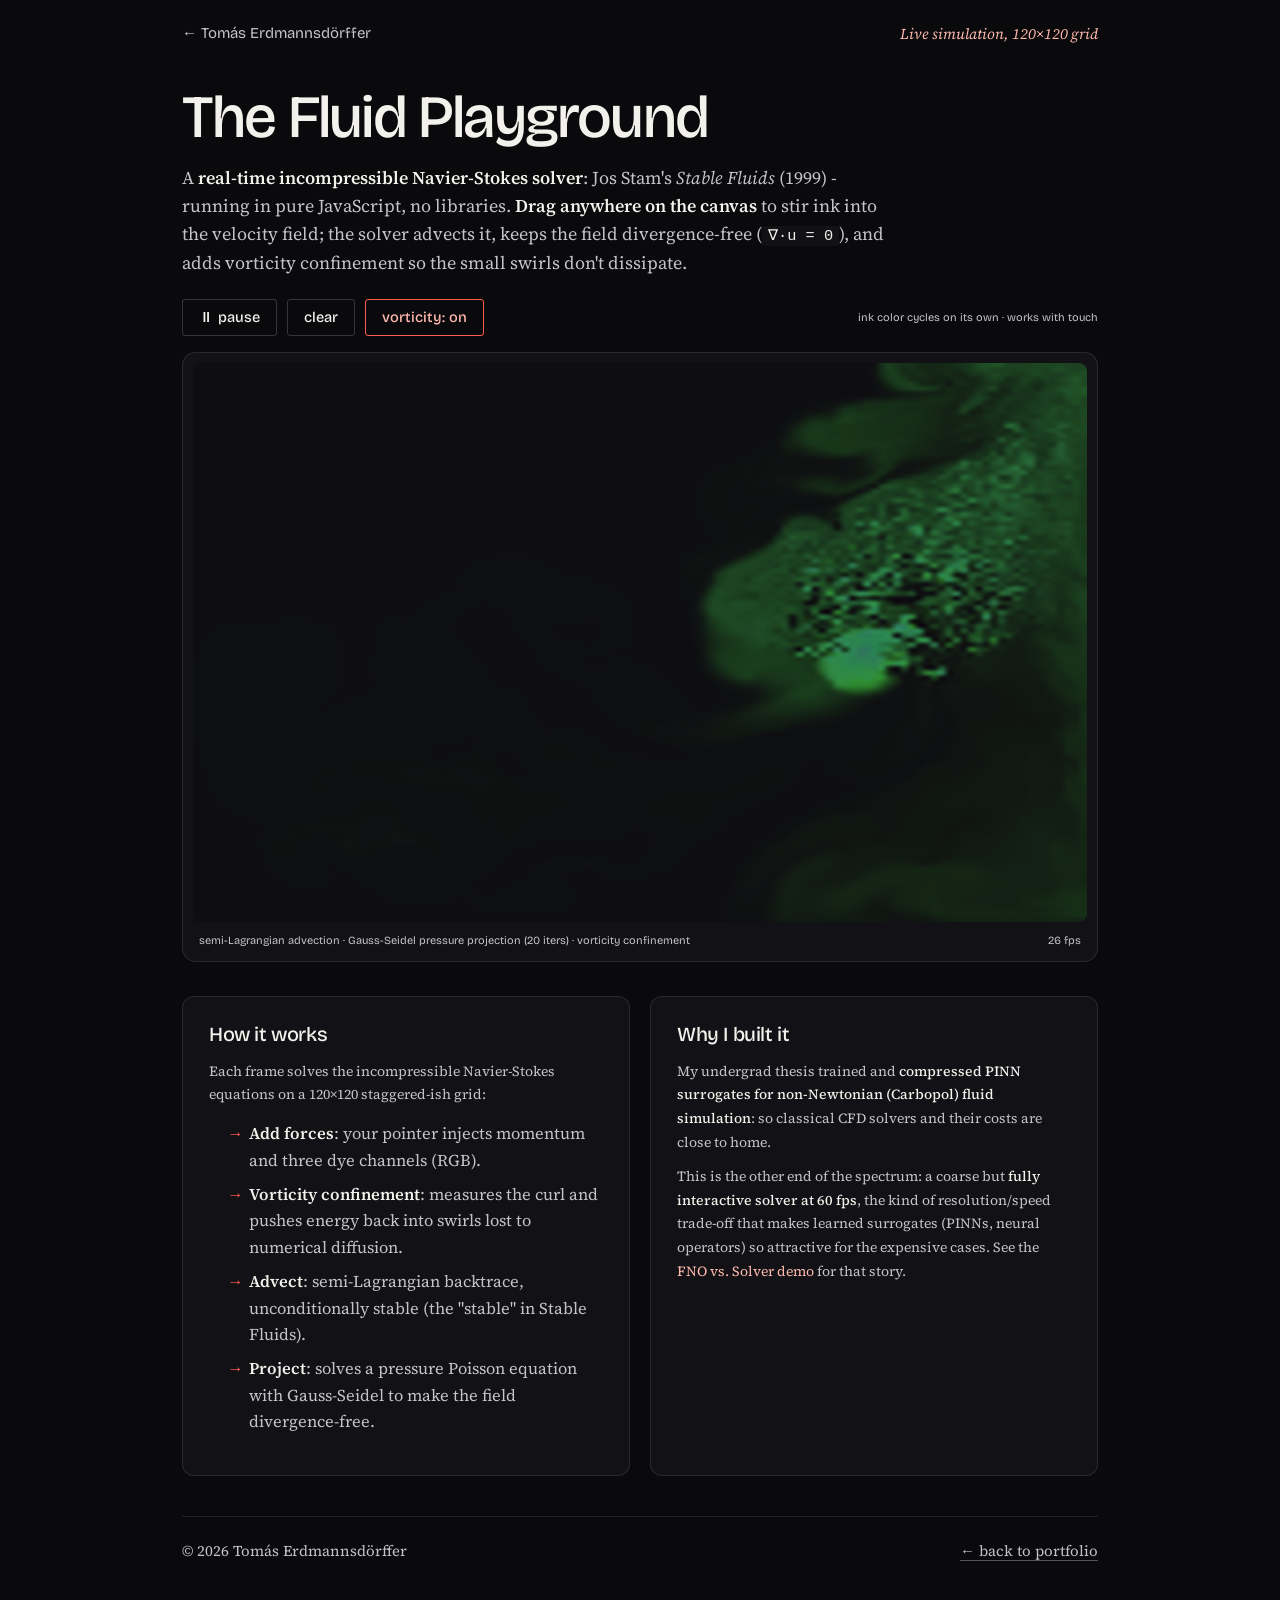
<file: projects/fluid-playground/index.html>
<!doctype html>
<html lang="en">
<head>
<meta charset="utf-8">
<meta name="viewport" content="width=device-width,initial-scale=1">
<title>Fluid Playground - Tomás Erdmannsdörffer</title>
<meta name="description" content="A real-time incompressible Navier-Stokes solver (Jos Stam's stable fluids) running in pure JavaScript. Drag to stir ink through the velocity field.">
<meta name="theme-color" content="#0a0a0c">
<link rel="icon" href="data:image/svg+xml,<svg xmlns=%22http://www.w3.org/2000/svg%22 viewBox=%220 0 32 32%22><rect width=%2232%22 height=%2232%22 rx=%227%22 fill=%22%230a0a0c%22/><circle cx=%2216%22 cy=%2216%22 r=%227%22 fill=%22none%22 stroke=%22%23ff5a4e%22 stroke-width=%223%22/></svg>">
<style>
/* view transition: the demo card on the main page morphs into this title */
@view-transition{navigation:auto}
h1{view-transition-name:demo-fluid}
::view-transition-group(*){animation-duration:.35s}
@media (prefers-reduced-motion: reduce){::view-transition-group(*),::view-transition-old(*),::view-transition-new(*){animation:none !important}}
</style>
<link rel="stylesheet" href="../../css/demo.css">
<style>
:root{--shell:980px}
.controls{display:flex;gap:10px;flex-wrap:wrap;align-items:center;margin-bottom:16px}
.hint{font-family:var(--mono);font-size:11px;letter-spacing:.04em;color:var(--muted);margin-left:auto}
.stage{background:var(--surface);border:1px solid var(--line);border-radius:14px;padding:10px;margin-bottom:34px}
#fluid{display:block;width:100%;height:auto;aspect-ratio:16/10;border-radius:8px;background:var(--bg-2);cursor:crosshair;touch-action:none}
.stage .foot{display:flex;justify-content:space-between;align-items:center;gap:10px;flex-wrap:wrap;padding:10px 6px 2px;font-family:var(--mono);font-size:11px;color:var(--muted)}
.explain{display:grid;grid-template-columns:1fr 1fr;gap:20px;margin:0 0 40px;border-top:0;padding:0}
@media (max-width:720px){.explain{grid-template-columns:1fr}}
.card{background:var(--surface);border:1px solid var(--line);border-radius:12px;padding:22px 26px}
.card h3{font-size:20px;font-weight:500;letter-spacing:-.02em;margin:0 0 10px}
.card p{color:var(--muted);font-size:14px;margin:0 0 10px;line-height:1.7}
.card p b{color:var(--text);font-weight:500}
.steps{margin:8px 0 0;padding:0;list-style:none;font-size:13.5px;color:var(--muted)}
.steps li{padding:4px 0 4px 22px;position:relative}
.steps li::before{content:"→";position:absolute;left:0;color:var(--accent)}
.steps li b{color:var(--text);font-weight:500}
</style>
</head>
<body>

<div class="shell">

<header>
  <div class="bar">
    <a class="crumb" href="../../">← Tomás Erdmannsdörffer</a>
    <span class="chip live">Live simulation, 120×120 grid</span>
  </div>
</header>

<h1>The <em>Fluid</em> Playground</h1>
<p class="lede">
  A <b>real-time incompressible Navier-Stokes solver</b>: Jos Stam's <i>Stable Fluids</i> (1999) -
  running in pure JavaScript, no libraries. <b>Drag anywhere on the canvas</b> to stir ink into the
  velocity field; the solver advects it, keeps the field divergence-free
  (<code>∇·u = 0</code>), and adds vorticity confinement so the small swirls don't dissipate.
</p>

<div class="controls">
  <button class="btn" id="btnPause">⏸ pause</button>
  <button class="btn" id="btnClear">clear</button>
  <button class="btn on" id="btnVort">vorticity: on</button>
  <span class="hint">ink color cycles on its own · works with touch</span>
</div>

<div class="stage">
  <canvas id="fluid" aria-label="Interactive fluid simulation, drag to stir colored ink"></canvas>
  <div class="foot">
    <span>semi-Lagrangian advection · Gauss-Seidel pressure projection (20 iters) · vorticity confinement</span>
    <span id="fps">- fps</span>
  </div>
</div>

<div class="explain">
  <div class="card">
    <h3>How it works</h3>
    <p>Each frame solves the incompressible Navier-Stokes equations on a 120×120 staggered-ish grid:</p>
    <ul class="steps">
      <li><b>Add forces</b>: your pointer injects momentum and three dye channels (RGB).</li>
      <li><b>Vorticity confinement</b>: measures the curl and pushes energy back into swirls lost to numerical diffusion.</li>
      <li><b>Advect</b>: semi-Lagrangian backtrace, unconditionally stable (the "stable" in Stable Fluids).</li>
      <li><b>Project</b>: solves a pressure Poisson equation with Gauss-Seidel to make the field divergence-free.</li>
    </ul>
  </div>
  <div class="card">
    <h3>Why I built it</h3>
    <p>
      My undergrad thesis trained and <b>compressed PINN surrogates for non-Newtonian (Carbopol)
      fluid simulation</b>: so classical CFD solvers and their costs are close to home.
    </p>
    <p>
      This is the other end of the spectrum: a coarse but <b>fully interactive solver at 60&nbsp;fps</b>,
      the kind of resolution/speed trade-off that makes learned surrogates (PINNs, neural operators)
      so attractive for the expensive cases. See the <a href="../fno-vs-solver/" style="color:var(--accent-soft)">FNO vs. Solver demo</a> for that story.
    </p>
  </div>
</div>

<footer>
  <span>© 2026 Tomás Erdmannsdörffer</span>
  <a href="../../">← back to portfolio</a>
</footer>

</div>

<script>
(function(){
'use strict';

/* ---------- simulation state (Stam, "Real-Time Fluid Dynamics for Games") ---------- */
var N = 120;                       // interior cells per side
var SZ = (N + 2) * (N + 2);
function IX(i, j){ return i + (N + 2) * j; }

var u  = new Float32Array(SZ), v  = new Float32Array(SZ);
var u0 = new Float32Array(SZ), v0 = new Float32Array(SZ);
var dR = new Float32Array(SZ), dG = new Float32Array(SZ), dB = new Float32Array(SZ);
var d0 = new Float32Array(SZ);
var curl = new Float32Array(SZ);

var DT = 0.1;
var DISSIPATION = 0.994;
var VORT_EPS = 2.4;
var vortOn = true, paused = false;

function set_bnd(b, x){
  for(var i = 1; i <= N; i++){
    x[IX(0,     i)] = b === 1 ? -x[IX(1, i)] : x[IX(1, i)];
    x[IX(N + 1, i)] = b === 1 ? -x[IX(N, i)] : x[IX(N, i)];
    x[IX(i,     0)] = b === 2 ? -x[IX(i, 1)] : x[IX(i, 1)];
    x[IX(i, N + 1)] = b === 2 ? -x[IX(i, N)] : x[IX(i, N)];
  }
  x[IX(0, 0)]         = .5 * (x[IX(1, 0)] + x[IX(0, 1)]);
  x[IX(0, N + 1)]     = .5 * (x[IX(1, N + 1)] + x[IX(0, N)]);
  x[IX(N + 1, 0)]     = .5 * (x[IX(N, 0)] + x[IX(N + 1, 1)]);
  x[IX(N + 1, N + 1)] = .5 * (x[IX(N, N + 1)] + x[IX(N + 1, N)]);
}

function lin_solve(b, x, x0, a, c, iter){
  var cr = 1 / c;
  for(var k = 0; k < iter; k++){
    for(var j = 1; j <= N; j++){
      var row = (N + 2) * j;
      for(var i = 1; i <= N; i++){
        var id = i + row;
        x[id] = (x0[id] + a * (x[id - 1] + x[id + 1] + x[id - (N + 2)] + x[id + (N + 2)])) * cr;
      }
    }
    set_bnd(b, x);
  }
}

function advect(b, d, dPrev, uu, vv){
  var dt0 = DT * N;
  for(var j = 1; j <= N; j++){
    for(var i = 1; i <= N; i++){
      var id = IX(i, j);
      var x = i - dt0 * uu[id], y = j - dt0 * vv[id];
      if(x < .5) x = .5; if(x > N + .5) x = N + .5;
      if(y < .5) y = .5; if(y > N + .5) y = N + .5;
      var i0 = x | 0, i1 = i0 + 1, j0 = y | 0, j1 = j0 + 1;
      var s1 = x - i0, s0 = 1 - s1, t1 = y - j0, t0 = 1 - t1;
      d[id] = s0 * (t0 * dPrev[IX(i0, j0)] + t1 * dPrev[IX(i0, j1)])
            + s1 * (t0 * dPrev[IX(i1, j0)] + t1 * dPrev[IX(i1, j1)]);
    }
  }
  set_bnd(b, d);
}

function project(uu, vv, p, div){
  var i, j, id;
  for(j = 1; j <= N; j++) for(i = 1; i <= N; i++){
    id = IX(i, j);
    div[id] = -.5 * (uu[id + 1] - uu[id - 1] + vv[id + (N + 2)] - vv[id - (N + 2)]) / N;
    p[id] = 0;
  }
  set_bnd(0, div); set_bnd(0, p);
  lin_solve(0, p, div, 1, 4, 20);
  for(j = 1; j <= N; j++) for(i = 1; i <= N; i++){
    id = IX(i, j);
    uu[id] -= .5 * N * (p[id + 1] - p[id - 1]);
    vv[id] -= .5 * N * (p[id + (N + 2)] - p[id - (N + 2)]);
  }
  set_bnd(1, uu); set_bnd(2, vv);
}

function vorticityConfinement(){
  var i, j, id;
  for(j = 1; j <= N; j++) for(i = 1; i <= N; i++){
    id = IX(i, j);
    curl[id] = .5 * (v[id + 1] - v[id - 1] - u[id + (N + 2)] + u[id - (N + 2)]);
  }
  for(j = 2; j < N; j++) for(i = 2; i < N; i++){
    id = IX(i, j);
    var dwdx = .5 * (Math.abs(curl[id + 1]) - Math.abs(curl[id - 1]));
    var dwdy = .5 * (Math.abs(curl[id + (N + 2)]) - Math.abs(curl[id - (N + 2)]));
    var len = Math.sqrt(dwdx * dwdx + dwdy * dwdy) + 1e-5;
    dwdx /= len; dwdy /= len;
    u[id] += DT * VORT_EPS * dwdy * curl[id];
    v[id] -= DT * VORT_EPS * dwdx * curl[id];
  }
}

function step(){
  if(vortOn) vorticityConfinement();
  // velocity: project → advect → project (zero viscosity, stability from the scheme itself)
  project(u, v, u0, v0);
  u0.set(u); v0.set(v);
  advect(1, u, u0, u0, v0);
  advect(2, v, v0, u0, v0);
  project(u, v, u0, v0);
  // dye: dissipate then advect each channel
  advectDye(dR); advectDye(dG); advectDye(dB);
}
function advectDye(d){
  for(var k = 0; k < SZ; k++) d0[k] = d[k] * DISSIPATION;
  advect(0, d, d0, u, v);
}

/* ---------- injection ---------- */
var hue = Math.random() * 360;
function hsl2rgb(h, s, l){
  h = ((h % 360) + 360) % 360;
  var c = (1 - Math.abs(2 * l - 1)) * s;
  var x = c * (1 - Math.abs((h / 60) % 2 - 1));
  var m = l - c / 2, r = 0, g = 0, b = 0;
  if(h < 60){ r = c; g = x; } else if(h < 120){ r = x; g = c; }
  else if(h < 180){ g = c; b = x; } else if(h < 240){ g = x; b = c; }
  else if(h < 300){ r = x; b = c; } else { r = c; b = x; }
  return [r + m, g + m, b + m];
}

function inject(gx, gy, dx, dy, amount){
  var col = hsl2rgb(hue, .85, .58);
  var rad = 2;
  for(var oj = -rad; oj <= rad; oj++){
    for(var oi = -rad; oi <= rad; oi++){
      var i = Math.round(gx) + oi, j = Math.round(gy) + oj;
      if(i < 1 || i > N || j < 1 || j > N) continue;
      var fall = Math.max(0, 1 - (oi * oi + oj * oj) / (rad * rad + 1));
      var id = IX(i, j);
      u[id] += dx * 14 * fall;
      v[id] += dy * 14 * fall;
      dR[id] = Math.min(1.6, dR[id] + col[0] * amount * fall);
      dG[id] = Math.min(1.6, dG[id] + col[1] * amount * fall);
      dB[id] = Math.min(1.6, dB[id] + col[2] * amount * fall);
    }
  }
}

/* ---------- pointer ---------- */
var canvas = document.getElementById('fluid');
var dragging = false, px = 0, py = 0, lastInteract = -1e9;

function toGrid(e){
  var r = canvas.getBoundingClientRect();
  return [ (e.clientX - r.left) / r.width * N, (e.clientY - r.top) / r.height * N ];
}
canvas.addEventListener('pointerdown', function(e){
  dragging = true;
  var g = toGrid(e); px = g[0]; py = g[1];
  lastInteract = performance.now();
  canvas.setPointerCapture(e.pointerId);
});
canvas.addEventListener('pointermove', function(e){
  if(!dragging) return;
  var g = toGrid(e);
  inject(g[0], g[1], g[0] - px, g[1] - py, .55);
  px = g[0]; py = g[1];
  lastInteract = performance.now();
});
addEventListener('pointerup', function(){ dragging = false; });

/* idle attract mode: a wandering emitter keeps it alive until the user plays */
var autoT = 0;
function autoSwirl(dt){
  autoT += dt;
  var cx = N / 2 + N * .3 * Math.sin(autoT * .7);
  var cy = N / 2 + N * .28 * Math.sin(autoT * 1.13 + 1.4);
  var dx = N * .3 * .7 * Math.cos(autoT * .7) * dt;
  var dy = N * .28 * 1.13 * Math.cos(autoT * 1.13 + 1.4) * dt;
  inject(cx, cy, dx * 2.4, dy * 2.4, .3);
}

/* ---------- controls ---------- */
document.getElementById('btnClear').addEventListener('click', function(){
  u.fill(0); v.fill(0); dR.fill(0); dG.fill(0); dB.fill(0);
});
var btnPause = document.getElementById('btnPause');
btnPause.addEventListener('click', function(){
  paused = !paused;
  btnPause.textContent = paused ? '▶ play' : '⏸ pause';
  btnPause.classList.toggle('on', paused);
});
var btnVort = document.getElementById('btnVort');
btnVort.addEventListener('click', function(){
  vortOn = !vortOn;
  btnVort.textContent = 'vorticity: ' + (vortOn ? 'on' : 'off');
  btnVort.classList.toggle('on', vortOn);
});

/* ---------- rendering ---------- */
var off = document.createElement('canvas');
off.width = N; off.height = N;
var offCtx = off.getContext('2d');
var img = offCtx.createImageData(N, N);
var ctx = canvas.getContext('2d');

function sizeCanvas(){
  var r = canvas.getBoundingClientRect();
  var dpr = Math.min(window.devicePixelRatio || 1, 1.5);
  canvas.width  = Math.max(2, Math.round(r.width * dpr));
  canvas.height = Math.max(2, Math.round(r.height * dpr));
}
sizeCanvas();
addEventListener('resize', sizeCanvas, { passive:true });

var PR = 14, PG = 14, PB = 17;   // page background
function render(){
  var data = img.data, k = 0;
  for(var j = 1; j <= N; j++){
    for(var i = 1; i <= N; i++){
      var id = IX(i, j);
      var r = dR[id], g = dG[id], b = dB[id];
      var tot = r + g + b;
      var a = 1 - Math.exp(-tot * 2.2);
      if(tot < 1e-6){
        data[k] = PR; data[k+1] = PG; data[k+2] = PB;
      } else {
        var inv = 1 / tot;
        data[k]   = PR * (1 - a) + (r * inv * 255) * a;
        data[k+1] = PG * (1 - a) + (g * inv * 255) * a;
        data[k+2] = PB * (1 - a) + (b * inv * 255) * a;
      }
      data[k+3] = 255;
      k += 4;
    }
  }
  offCtx.putImageData(img, 0, 0);
  ctx.imageSmoothingEnabled = true;
  ctx.imageSmoothingQuality = 'high';
  ctx.drawImage(off, 0, 0, canvas.width, canvas.height);
}

/* ---------- main loop ---------- */
var reduced = matchMedia('(prefers-reduced-motion: reduce)').matches;
var fpsEl = document.getElementById('fps'), frames = 0, fpsT = performance.now();
var last = performance.now();

function loop(now){
  requestAnimationFrame(loop);
  var dt = Math.min((now - last) / 1000, .05);
  last = now;
  if(document.hidden) return;
  if(!paused){
    hue += 28 * dt;
    if(!reduced && now - lastInteract > 2500) autoSwirl(dt);
    step();
  }
  render();
  frames++;
  if(now - fpsT > 1000){
    fpsEl.textContent = frames + ' fps';
    // remember this visitor's best frame rate; the main page shows it on the demo card
    if(frames >= 10){
      try{
        var _s = JSON.parse(localStorage.getItem('demoStats') || '{}');
        if(!_s.fluid || frames > _s.fluid.fps){
          _s.fluid = { fps: frames, t: Date.now() };
          localStorage.setItem('demoStats', JSON.stringify(_s));
        }
      }catch(e){}
    }
    frames = 0; fpsT = now;
  }
}
requestAnimationFrame(loop);

/* seed a first splash so the canvas is never empty */
inject(N * .5, N * .55, 1.2, -.8, .9);
inject(N * .35, N * .45, -.8, .9, .9);

})();
</script>

</body>
</html>
</file>
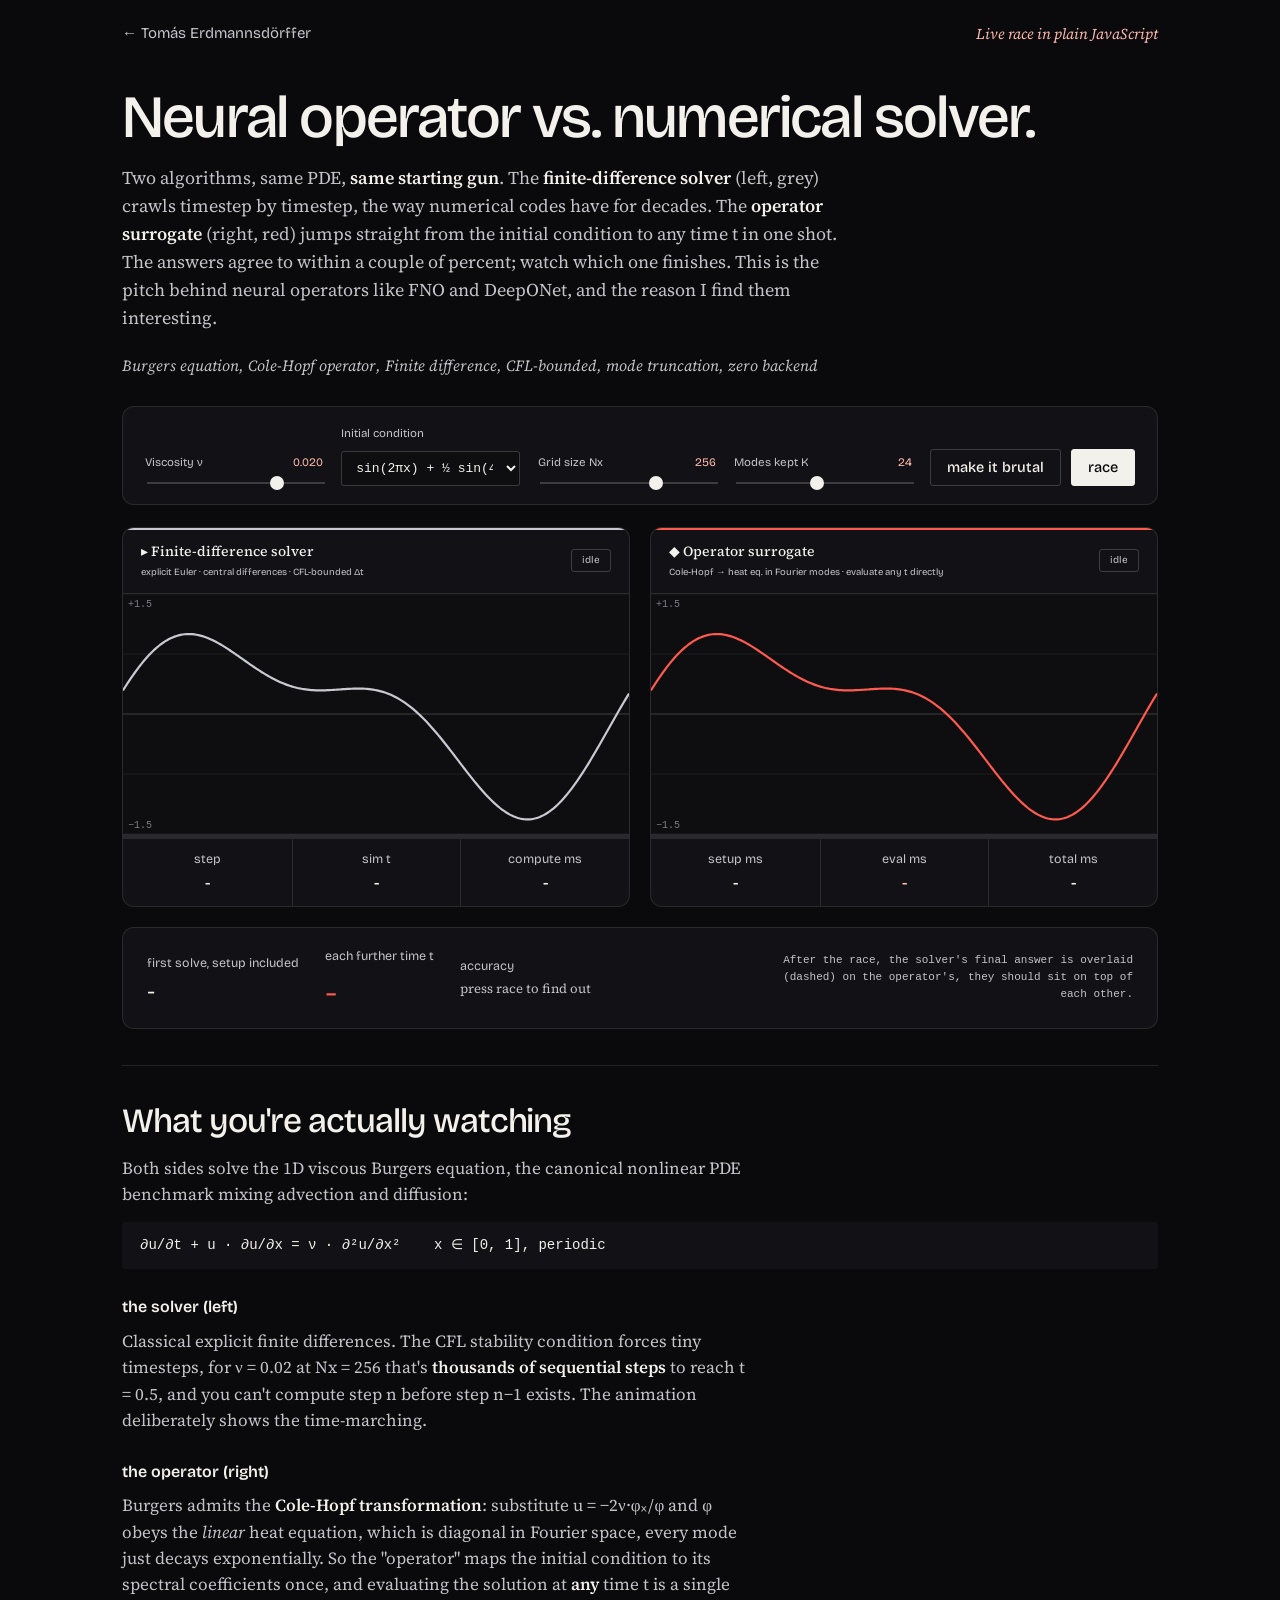
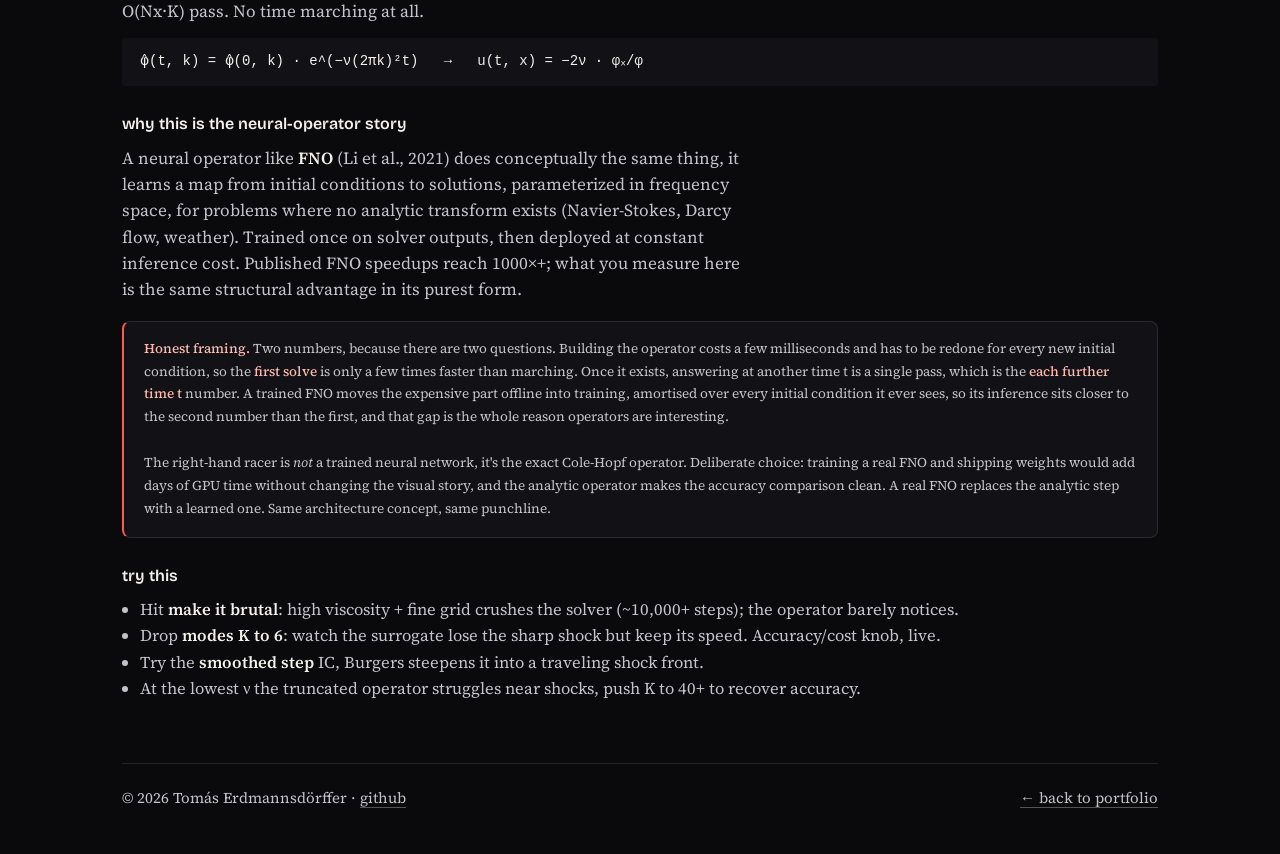
<file: projects/fno-vs-solver/index.html>
<!doctype html>
<html lang="en">
<head>
<meta charset="utf-8">
<meta name="viewport" content="width=device-width,initial-scale=1">
<title>FNO vs. Solver - Neural Operator Speed Demo · Tomás Erdmannsdörffer</title>
<meta name="description" content="Watch an operator surrogate solve viscous Burgers orders of magnitude faster than a finite-difference solver. Both start at the same time, live race in your browser.">
<meta name="theme-color" content="#0a0a0c">
<link rel="icon" href="data:image/svg+xml,<svg xmlns=%22http://www.w3.org/2000/svg%22 viewBox=%220 0 32 32%22><rect width=%2232%22 height=%2232%22 rx=%227%22 fill=%22%230a0a0c%22/><circle cx=%2216%22 cy=%2216%22 r=%227%22 fill=%22none%22 stroke=%22%23ff5a4e%22 stroke-width=%223%22/></svg>">
<style>
/* view transition: the demo card on the main page morphs into this title */
@view-transition{navigation:auto}
h1{view-transition-name:demo-fno}
::view-transition-group(*){animation-duration:.35s}
@media (prefers-reduced-motion: reduce){::view-transition-group(*),::view-transition-old(*),::view-transition-new(*){animation:none !important}}
</style>
<link rel="stylesheet" href="../../css/demo.css">
<style>
:root{--shell:1100px}
/* controls */
.controls{display:flex;gap:18px;flex-wrap:wrap;align-items:flex-end;background:var(--surface);border:1px solid var(--line);border-radius:12px;padding:18px 22px;margin-bottom:22px}
.ctrl{display:flex;flex-direction:column;gap:8px;min-width:150px;flex:1}
.ctrl label{font-size:11.5px;color:var(--muted);display:flex;justify-content:space-between}
.ctrl label .v{color:var(--accent-soft);font-family:var(--mono);font-variant-numeric:tabular-nums}
.btns{display:flex;gap:10px;margin-left:auto}

/* race */
.race{display:grid;grid-template-columns:1fr 1fr;gap:20px;margin-bottom:20px}
@media (max-width:860px){.race{grid-template-columns:1fr}}
.racer{background:var(--surface);border:1px solid var(--line);border-radius:12px;overflow:hidden}
.racer .head{padding:13px 18px;border-bottom:1px solid var(--line);display:flex;justify-content:space-between;align-items:center;gap:10px}
.racer.fd .head{box-shadow:inset 0 2px 0 #c9c9d1}
.racer.op .head{box-shadow:inset 0 2px 0 var(--accent)}
.racer .ttl{font-weight:500;font-size:14px}
.racer .sub{font-family:var(--mono);font-size:9.5px;color:var(--muted);margin-top:3px}
.badge{font-family:var(--mono);font-size:10px;letter-spacing:.08em;text-transform:uppercase;padding:3px 10px;border:1px solid var(--line-2);border-radius:999px;color:var(--muted);flex:0 0 auto}
.badge.live{color:var(--accent-soft);border-color:rgba(255,90,78,.45)}
.badge.done{background:var(--text);color:var(--bg);border-color:var(--text)}
.racer canvas{display:block;width:100%;height:240px;background:var(--bg-2)}
.progress{height:4px;background:var(--line)}
.progress i{display:block;height:100%;width:0;background:#c9c9d1;transition:width .1s linear}
.racer.op .progress i{background:var(--accent)}
.racer .stats{display:grid;grid-template-columns:repeat(3,1fr);border-top:1px solid var(--line)}
.racer .stat{padding:10px 12px;text-align:center;border-left:1px solid var(--line)}
.racer .stat:first-child{border-left:0}
.racer .stat .k{font-family:var(--mono);font-size:9px;color:var(--muted);letter-spacing:.1em;text-transform:uppercase}
.racer .stat .v{font-size:16px;font-weight:500;font-variant-numeric:tabular-nums;margin-top:3px}
.racer.fd .stat .v.hl{color:#e4e4ea}
.racer.op .stat .v.hl{color:var(--accent-soft)}

/* verdict */
.verdict{display:flex;align-items:center;gap:26px;flex-wrap:wrap;background:var(--surface);border:1px solid var(--line);border-radius:12px;padding:18px 24px;margin-bottom:36px}
.verdict .lbl{font-family:var(--mono);font-size:10px;color:var(--muted);letter-spacing:.1em;text-transform:uppercase}
.verdict .speedup{font-size:40px;font-weight:500;color:var(--accent);letter-spacing:-.03em;line-height:1;margin-top:4px}
.verdict .speedup.sm{font-size:26px;color:var(--text)}
.verdict .speedup.bad{color:var(--muted)}
.verdict .err{color:var(--muted);font-size:13px;margin-top:4px}
.verdict .err b{color:var(--text);font-weight:500}
.verdict .note{margin-left:auto;font-family:var(--mono);font-size:11px;color:var(--muted);max-width:380px;text-align:right}
@media (max-width:700px){.verdict .note{margin-left:0;text-align:left}}
.honest{margin-top:18px;padding:16px 20px;background:var(--surface);border:1px solid var(--line);border-left:2px solid var(--accent);border-radius:8px;font-size:13.5px;color:var(--muted);line-height:1.7}
.honest b{color:var(--accent-soft);font-weight:500}
</style>
</head>
<body>

<div class="shell">

<header>
  <div class="bar">
    <a class="crumb" href="../../">← Tomás Erdmannsdörffer</a>
    <span class="chip live">Live race in plain JavaScript</span>
  </div>
</header>

<h1>Neural operator <em>vs.</em> numerical solver.</h1>
<p class="lede">
  Two algorithms, same PDE, <b>same starting gun</b>. The <b>finite-difference solver</b> (left, grey)
  crawls timestep by timestep, the way numerical codes have for decades. The <b>operator surrogate</b>
  (right, red) jumps straight from the initial condition to any time t in one shot. The answers agree
  to within a couple of percent; watch which one finishes. This is the pitch behind neural operators
  like FNO and DeepONet, and the reason I find them interesting.
</p>
<div class="tagrow">
  <span class="tag">Burgers equation</span><span class="tag">Cole-Hopf operator</span>
  <span class="tag">Finite difference</span><span class="tag">CFL-bounded</span>
  <span class="tag">mode truncation</span><span class="tag">zero backend</span>
</div>

<!-- CONTROLS -->
<div class="controls">
  <div class="ctrl">
    <label>Viscosity ν <span class="v" id="nu-val">0.020</span></label>
    <input type="range" id="nu" min="0" max="4" step="1" value="3">
  </div>
  <div class="ctrl">
    <label>Initial condition</label>
    <select id="ic">
      <option value="2sin">sin(2πx) + ½ sin(4πx)</option>
      <option value="sin">sin(2πx)</option>
      <option value="cos3">cos(2πx) + ⅓ sin(6πx)</option>
      <option value="step">smoothed step</option>
      <option value="bump">gaussian bump</option>
    </select>
  </div>
  <div class="ctrl">
    <label>Grid size Nx <span class="v" id="nx-val">256</span></label>
    <input type="range" id="nx" min="0" max="3" step="1" value="2">
  </div>
  <div class="ctrl">
    <label>Modes kept K <span class="v" id="K-val">24</span></label>
    <input type="range" id="K" min="4" max="48" step="2" value="24">
  </div>
  <div class="btns">
    <button class="btn" id="btn-brutal">make it brutal</button>
    <button class="btn primary" id="btn-race">race</button>
  </div>
</div>

<!-- RACE -->
<div class="race">

  <div class="racer fd">
    <div class="head">
      <div>
        <div class="ttl">▸ Finite-difference solver</div>
        <div class="sub">explicit Euler · central differences · CFL-bounded Δt</div>
      </div>
      <span class="badge" id="fd-status">idle</span>
    </div>
    <canvas id="fd-canvas"></canvas>
    <div class="progress"><i id="fd-prog"></i></div>
    <div class="stats">
      <div class="stat"><div class="k">step</div><div class="v hl" id="fd-step">-</div></div>
      <div class="stat"><div class="k">sim t</div><div class="v" id="fd-time">-</div></div>
      <div class="stat"><div class="k">compute ms</div><div class="v" id="fd-wall">-</div></div>
    </div>
  </div>

  <div class="racer op">
    <div class="head">
      <div>
        <div class="ttl">◆ Operator surrogate</div>
        <div class="sub">Cole-Hopf → heat eq. in Fourier modes · evaluate any t directly</div>
      </div>
      <span class="badge" id="op-status">idle</span>
    </div>
    <canvas id="op-canvas"></canvas>
    <div class="progress"><i id="op-prog"></i></div>
    <div class="stats">
      <div class="stat"><div class="k">setup ms</div><div class="v" id="op-setup">-</div></div>
      <div class="stat"><div class="k">eval ms</div><div class="v hl" id="op-eval">-</div></div>
      <div class="stat"><div class="k">total ms</div><div class="v" id="op-wall">-</div></div>
    </div>
  </div>

</div>

<!-- VERDICT -->
<div class="verdict">
  <div>
    <div class="lbl">first solve, setup included</div>
    <div class="speedup sm" id="v-speedup">-</div>
  </div>
  <div>
    <div class="lbl">each further time t</div>
    <div class="speedup" id="v-speedup2">-</div>
  </div>
  <div>
    <div class="lbl">accuracy</div>
    <div class="err" id="v-err">press race to find out</div>
  </div>
  <div class="note" id="v-note">After the race, the solver's final answer is overlaid (dashed) on the operator's, they should sit on top of each other.</div>
</div>

<!-- EXPLAINER -->
<section class="explain">
  <h2>What you're actually <em>watching</em></h2>
  <p>Both sides solve the 1D viscous Burgers equation, the canonical nonlinear PDE benchmark mixing advection and diffusion:</p>
  <div class="eq">∂u/∂t + u · ∂u/∂x = ν · ∂²u/∂x² &nbsp;&nbsp; x ∈ [0, 1], periodic</div>

  <h4>the solver (left)</h4>
  <p>
    Classical explicit finite differences. The CFL stability condition forces tiny timesteps, for
    ν = 0.02 at Nx = 256 that's <b>thousands of sequential steps</b> to reach t = 0.5, and you can't
    compute step n before step n−1 exists. The animation deliberately shows the time-marching.
  </p>

  <h4>the operator (right)</h4>
  <p>
    Burgers admits the <b>Cole-Hopf transformation</b>: substitute u = −2ν·φₓ/φ and φ obeys the
    <i>linear</i> heat equation, which is diagonal in Fourier space, every mode just decays
    exponentially. So the "operator" maps the initial condition to its spectral coefficients once,
    and evaluating the solution at <b>any</b> time t is a single O(Nx·K) pass. No time marching at all.
  </p>
  <div class="eq">φ̂(t, k) = φ̂(0, k) · e^(−ν(2πk)²t) &nbsp; → &nbsp; u(t, x) = −2ν · φₓ/φ</div>

  <h4>why this is the neural-operator story</h4>
  <p>
    A neural operator like <b>FNO</b> (Li et al., 2021) does conceptually the same thing, it learns a
    map from initial conditions to solutions, parameterized in frequency space, for problems where
    no analytic transform exists (Navier-Stokes, Darcy flow, weather). Trained once on solver
    outputs, then deployed at constant inference cost. Published FNO speedups reach 1000×+; what you
    measure here is the same structural advantage in its purest form.
  </p>

  <div class="honest">
    <b>Honest framing.</b> Two numbers, because there are two questions. Building the operator costs a
    few milliseconds and has to be redone for every new initial condition, so the <b>first solve</b> is
    only a few times faster than marching. Once it exists, answering at another time t is a single pass,
    which is the <b>each further time t</b> number. A trained FNO moves the expensive part offline into
    training, amortised over every initial condition it ever sees, so its inference sits closer to the
    second number than the first, and that gap is the whole reason operators are interesting.
    <br><br>
    The right-hand racer is <i>not</i> a trained neural network, it's the exact
    Cole-Hopf operator. Deliberate choice: training a real FNO and shipping weights would add days of GPU
    time without changing the visual story, and the analytic operator makes the accuracy comparison clean.
    A real FNO replaces the analytic step with a learned one. Same architecture concept, same punchline.
  </div>

  <h4>try this</h4>
  <ul>
    <li>Hit <b>make it brutal</b>: high viscosity + fine grid crushes the solver (~10,000+ steps); the operator barely notices.</li>
    <li>Drop <b>modes K to 6</b>: watch the surrogate lose the sharp shock but keep its speed. Accuracy/cost knob, live.</li>
    <li>Try the <b>smoothed step</b> IC, Burgers steepens it into a traveling shock front.</li>
    <li>At the lowest ν the truncated operator struggles near shocks, push K to 40+ to recover accuracy.</li>
  </ul>
</section>

<footer>
  <span>© 2026 Tomás Erdmannsdörffer · <a href="https://github.com/Terdmannsdorffer" target="_blank" rel="noopener">github</a></span>
  <a href="../../">← back to portfolio</a>
</footer>

</div>

<script>
'use strict';

/* ============== CONFIG ============== */
const NU_OPTS = [0.003, 0.005, 0.01, 0.02, 0.05];
const NX_OPTS = [128, 192, 256, 384];
const T_FINAL = 0.5;
const DPR = Math.min(window.devicePixelRatio || 1, 1.75);

const state = { nu:0.02, Nx:256, K:24, icType:'2sin', running:false };
function $(id){ return document.getElementById(id); }

/* ============== INITIAL CONDITIONS ============== */
function makeIC(type, Nx){
  const u = new Float32Array(Nx);
  for(let i = 0; i < Nx; i++){
    const x = i / Nx;
    switch(type){
      case 'sin':  u[i] = Math.sin(2*Math.PI*x); break;
      case '2sin': u[i] = Math.sin(2*Math.PI*x) + .5*Math.sin(4*Math.PI*x + .7); break;
      case 'cos3': u[i] = Math.cos(2*Math.PI*x) + (1/3)*Math.sin(6*Math.PI*x); break;
      case 'step': u[i] = Math.tanh((.5 - x) / .05); break;
      case 'bump': u[i] = Math.exp(-(((x - .5) / .08) ** 2)) - .4; break;
    }
  }
  let mean = 0;
  for(let i = 0; i < Nx; i++) mean += u[i];
  mean /= Nx;
  for(let i = 0; i < Nx; i++) u[i] -= mean;   // mean-zero for clean periodic Cole-Hopf
  return u;
}

/* ============== FD SOLVER ============== */
function fdStep(u, dt, nu){
  const Nx = u.length, dx = 1 / Nx;
  const out = new Float32Array(Nx);
  for(let i = 0; i < Nx; i++){
    const im = (i - 1 + Nx) % Nx, ip = (i + 1) % Nx;
    const ux  = (u[ip] - u[im]) / (2 * dx);
    const uxx = (u[ip] - 2*u[i] + u[im]) / (dx * dx);
    out[i] = u[i] + dt * (-u[i] * ux + nu * uxx);
  }
  return out;
}
function getDt(Nx, nu, uMax){
  const dx = 1 / Nx;
  const dtVisc = .5 * dx * dx / (2 * nu);
  const dtAdv  = .5 * dx / Math.max(.1, uMax);
  return Math.min(dtVisc, dtAdv);
}

/* ============== OPERATOR (Cole-Hopf, mode-truncated) ============== */
class BurgersOperator {
  constructor(u0, nu, K){
    const Nx = u0.length, dx = 1 / Nx;
    this.Nx = Nx; this.nu = nu;
    const phi = new Float64Array(Nx);
    let U = 0;
    for(let i = 0; i < Nx; i++){
      U += u0[i] * dx;
      phi[i] = Math.exp(-U / (2 * nu));
    }
    this.K = Math.min(K, Math.floor(Nx / 2));
    const M = 2 * this.K + 1;
    this.M = M;
    this.kfs = new Float64Array(M);
    this.ck_re = new Float64Array(M);
    this.ck_im = new Float64Array(M);
    for(let kI = 0; kI < M; kI++){
      const k = kI - this.K;
      this.kfs[kI] = k;
      const kPos = (k + Nx) % Nx;
      let re = 0, im = 0;
      for(let j = 0; j < Nx; j++){
        const ang = -2 * Math.PI * kPos * j / Nx;
        re += phi[j] * Math.cos(ang);
        im += phi[j] * Math.sin(ang);
      }
      this.ck_re[kI] = re / Nx;
      this.ck_im[kI] = im / Nx;
    }
    this.cosT = new Float64Array(Nx * M);
    this.sinT = new Float64Array(Nx * M);
    for(let j = 0; j < Nx; j++)
      for(let kI = 0; kI < M; kI++){
        const kPos = (this.kfs[kI] + Nx) % Nx;
        const ang = 2 * Math.PI * kPos * j / Nx;
        this.cosT[j*M + kI] = Math.cos(ang);
        this.sinT[j*M + kI] = Math.sin(ang);
      }
  }
  predict(t){
    const { Nx, M, nu } = this;
    const dec = new Float64Array(M);
    for(let kI = 0; kI < M; kI++)
      dec[kI] = Math.exp(-(nu * (2*Math.PI*this.kfs[kI])**2 * t));
    const uT = new Float32Array(Nx);
    for(let j = 0; j < Nx; j++){
      let phi = 0, phix = 0;
      const base = j * M;
      for(let kI = 0; kI < M; kI++){
        const cre = this.ck_re[kI] * dec[kI];
        const cim = this.ck_im[kI] * dec[kI];
        const cos = this.cosT[base + kI], sin = this.sinT[base + kI];
        phi  += cre * cos - cim * sin;
        const d = 2 * Math.PI * this.kfs[kI];
        phix += -cim * d * cos - cre * d * sin;
      }
      uT[j] = -2 * nu * phix / phi;
    }
    return uT;
  }
}

/* ============== RENDERING (dark theme, DPR-aware) ============== */
const fdC = $('fd-canvas'), opC = $('op-canvas');
function sizeCanvases(){
  for(const c of [fdC, opC]){
    const r = c.getBoundingClientRect();
    c.width  = Math.max(2, Math.round(r.width * DPR));
    c.height = Math.max(2, Math.round(r.height * DPR));
  }
}
addEventListener('resize', () => { sizeCanvases(); drawIdle(); }, { passive:true });

function drawCurve(ctx, u, color, ghost, overlay){
  const W = ctx.canvas.width, H = ctx.canvas.height;
  ctx.clearRect(0, 0, W, H);
  // grid
  ctx.strokeStyle = 'rgba(255,255,255,.07)'; ctx.lineWidth = 1 * DPR;
  for(let i = 0; i <= 4; i++){
    const y = i / 4 * H;
    ctx.beginPath(); ctx.moveTo(0, y); ctx.lineTo(W, y); ctx.stroke();
  }
  ctx.strokeStyle = 'rgba(255,255,255,.14)';
  ctx.beginPath(); ctx.moveTo(0, H/2); ctx.lineTo(W, H/2); ctx.stroke();
  ctx.fillStyle = '#7e7e88';
  ctx.font = `${10 * DPR}px JetBrains Mono, monospace`;
  ctx.fillText('+1.5', 5 * DPR, 13 * DPR);
  ctx.fillText('−1.5', 5 * DPR, H - 6 * DPR);

  const plot = (arr, col, lw, alpha, dash) => {
    if(!arr) return;
    ctx.strokeStyle = col; ctx.lineWidth = lw * DPR; ctx.globalAlpha = alpha;
    ctx.setLineDash(dash || []);
    ctx.beginPath();
    const N = arr.length;
    for(let i = 0; i < N; i++){
      const v = Math.max(-1.5, Math.min(1.5, arr[i]));
      const x = i / (N - 1) * W;
      const y = H/2 - v / 1.5 * (H/2 - 10 * DPR);
      i === 0 ? ctx.moveTo(x, y) : ctx.lineTo(x, y);
    }
    ctx.stroke();
    ctx.setLineDash([]); ctx.globalAlpha = 1;
  };
  plot(ghost, color, 1.2, .22);
  plot(u, color, 2.2, 1);
  plot(overlay, '#f1efe9', 1.6, .85, [5 * DPR, 4 * DPR]);
}

function drawIdle(){
  const ic = makeIC(state.icType, state.Nx);
  drawCurve(fdC.getContext('2d'), ic, '#c9c9d1');
  drawCurve(opC.getContext('2d'), ic, '#ff5a4e');
}

/* ============== THE RACE (both start simultaneously) ============== */
async function runFD(ic){
  const { nu, Nx } = state;
  const ctx = fdC.getContext('2d');
  let uMax = 0;
  for(let i = 0; i < Nx; i++) uMax = Math.max(uMax, Math.abs(ic[i]));
  const dt = getDt(Nx, nu, uMax);
  const totalSteps = Math.ceil(T_FINAL / dt);
  const realDt = T_FINAL / totalSteps;
  const frames = Math.min(70, totalSteps);
  const perFrame = Math.ceil(totalSteps / frames);

  $('fd-status').textContent = 'running';
  $('fd-status').className = 'badge live';

  let u = new Float32Array(ic), cur = 0, wall = 0;
  while(cur < totalSteps){
    const t0 = performance.now();
    const n = Math.min(perFrame, totalSteps - cur);
    for(let s = 0; s < n; s++){ u = fdStep(u, realDt, nu); cur++; }
    wall += performance.now() - t0;
    drawCurve(ctx, u, '#c9c9d1', ic);
    $('fd-step').textContent = cur;
    $('fd-time').textContent = (cur * realDt).toFixed(3);
    $('fd-wall').textContent = wall.toFixed(1);
    $('fd-prog').style.width = (cur / totalSteps * 100) + '%';
    await new Promise(r => requestAnimationFrame(r));
  }
  $('fd-status').textContent = 'done';
  $('fd-status').className = 'badge done';
  return { u, wall, totalSteps };
}

async function runOp(ic){
  const { nu, K } = state;
  const ctx = opC.getContext('2d');
  $('op-status').textContent = 'building';
  $('op-status').className = 'badge live';
  await new Promise(r => requestAnimationFrame(r));

  const t0 = performance.now();
  const op = new BurgersOperator(ic, nu, K);
  const setupMs = performance.now() - t0;

  let uOp;
  const t1 = performance.now();
  for(let r = 0; r < 20; r++) uOp = op.predict(T_FINAL);
  const evalMs = (performance.now() - t1) / 20;
  const total = setupMs + evalMs;

  // quick visual sweep t: 0 → T so you see it "solve", done in a blink
  const sweep = 24;
  for(let i = 1; i <= sweep; i++){
    const t = i / sweep * T_FINAL;
    drawCurve(ctx, op.predict(t), '#ff5a4e', ic);
    $('op-prog').style.width = (i / sweep * 100) + '%';
    await new Promise(r => requestAnimationFrame(r));
  }
  $('op-setup').textContent = setupMs.toFixed(2);
  $('op-eval').textContent  = evalMs.toFixed(2);
  $('op-wall').textContent  = total.toFixed(2);
  $('op-status').textContent = 'done, waiting';
  $('op-status').className = 'badge done';
  return { uOp, setupMs, evalMs, total };
}

async function race(){
  const ic = makeIC(state.icType, state.Nx);
  ['fd-step','fd-time','fd-wall','op-setup','op-eval','op-wall'].forEach(id => $(id).textContent = '-');
  $('fd-prog').style.width = '0%';
  $('op-prog').style.width = '0%';
  $('v-speedup').textContent = '-';
  $('v-speedup2').textContent = '-';
  $('v-err').textContent = 'racing…';

  // 🏁 both start on the same gun
  const [fd, op] = await Promise.all([runFD(ic), runOp(ic)]);
  $('op-status').textContent = 'done';

  // verification overlay: solver final (dashed ink) on operator canvas
  drawCurve(opC.getContext('2d'), op.uOp, '#ff5a4e', ic, fd.u);
  drawCurve(fdC.getContext('2d'), fd.u, '#c9c9d1', ic);

  let err = 0, norm = 0;
  for(let i = 0; i < fd.u.length; i++){
    err += (op.uOp[i] - fd.u[i]) ** 2;
    norm += fd.u[i] ** 2;
  }
  const relErr = norm > 0 ? Math.sqrt(err / norm) * 100 : 0;
  // two different questions, two different answers:
  //   firstSolve - you have an initial condition and want u at one time
  //   perQuery   - the operator already exists and you want another time t
  const firstSolve = fd.wall / op.total;
  const perQuery = fd.wall / op.evalMs;
  // a truncated Cole-Hopf operator can miss a sharp front badly. When it does the
  // timings are still real, but they time a wrong answer, so don't dress them up.
  const diverged = relErr > 10;

  $('v-speedup').className = 'speedup sm' + (diverged ? ' bad' : '');
  $('v-speedup2').className = 'speedup' + (diverged ? ' bad' : '');
  if(diverged){
    $('v-speedup').textContent = '—';
    $('v-speedup2').textContent = '—';
    $('v-err').innerHTML = `<b>the operator diverged.</b> Relative L2 error ${relErr.toFixed(0)}%: ` +
      `${state.K} Fourier modes cannot resolve this front at ν = ${state.nu.toFixed(3)}, so the answer ` +
      `is wrong and a speedup would be meaningless. Raise <b>modes kept K</b>.`;
  } else {
    $('v-speedup').textContent = firstSolve.toFixed(1) + '×';
    $('v-speedup2').textContent = perQuery.toFixed(0) + '×';
    $('v-err').innerHTML = `relative L2 error <b>${relErr.toFixed(2)}%</b>: dashed line = solver's answer, overlaid on the operator's`;
  }
  $('v-note').textContent = `solver: ${fd.wall.toFixed(0)} ms over ${fd.totalSteps} sequential steps · ` +
    `operator: ${op.setupMs.toFixed(1)} ms to build, then ${op.evalMs.toFixed(2)} ms to answer at any t`;

  // remember this visitor's measured result; the main page shows it on the demo card
  try{
    if(!diverged){
      const _s = JSON.parse(localStorage.getItem('demoStats') || '{}');
      _s.fno = { speedup: +perQuery.toFixed(1), t: Date.now() };
      localStorage.setItem('demoStats', JSON.stringify(_s));
    }
  }catch(e){}

  state.running = false;
  $('btn-race').disabled = false;
  $('btn-race').textContent = 'race again';
}

/* ============== UI ============== */
function syncLabels(){
  state.nu = NU_OPTS[+$('nu').value];
  $('nu-val').textContent = state.nu.toFixed(3);
  state.Nx = NX_OPTS[+$('nx').value];
  $('nx-val').textContent = state.Nx;
  state.K = +$('K').value;
  $('K-val').textContent = state.K;
  state.icType = $('ic').value;
}
['nu','nx','K','ic'].forEach(id => $(id).addEventListener('input', () => {
  syncLabels();
  if(!state.running) drawIdle();
}));

$('btn-race').onclick = () => {
  if(state.running) return;
  state.running = true;
  $('btn-race').disabled = true;
  $('btn-race').textContent = 'racing…';
  race().catch(err => {
    console.error(err);
    state.running = false;
    $('btn-race').disabled = false;
    $('btn-race').textContent = 'race';
    $('v-err').textContent = 'error: ' + err.message;
  });
};

$('btn-brutal').onclick = () => {
  if(state.running) return;
  $('nu').value = 4;            // ν = 0.05 → vicious CFL bound
  $('nx').value = 3;            // Nx = 384
  $('K').value = 32;
  syncLabels();
  $('btn-race').click();
};

/* boot */
syncLabels();
sizeCanvases();
drawIdle();
</script>
</body>
</html>
</file>
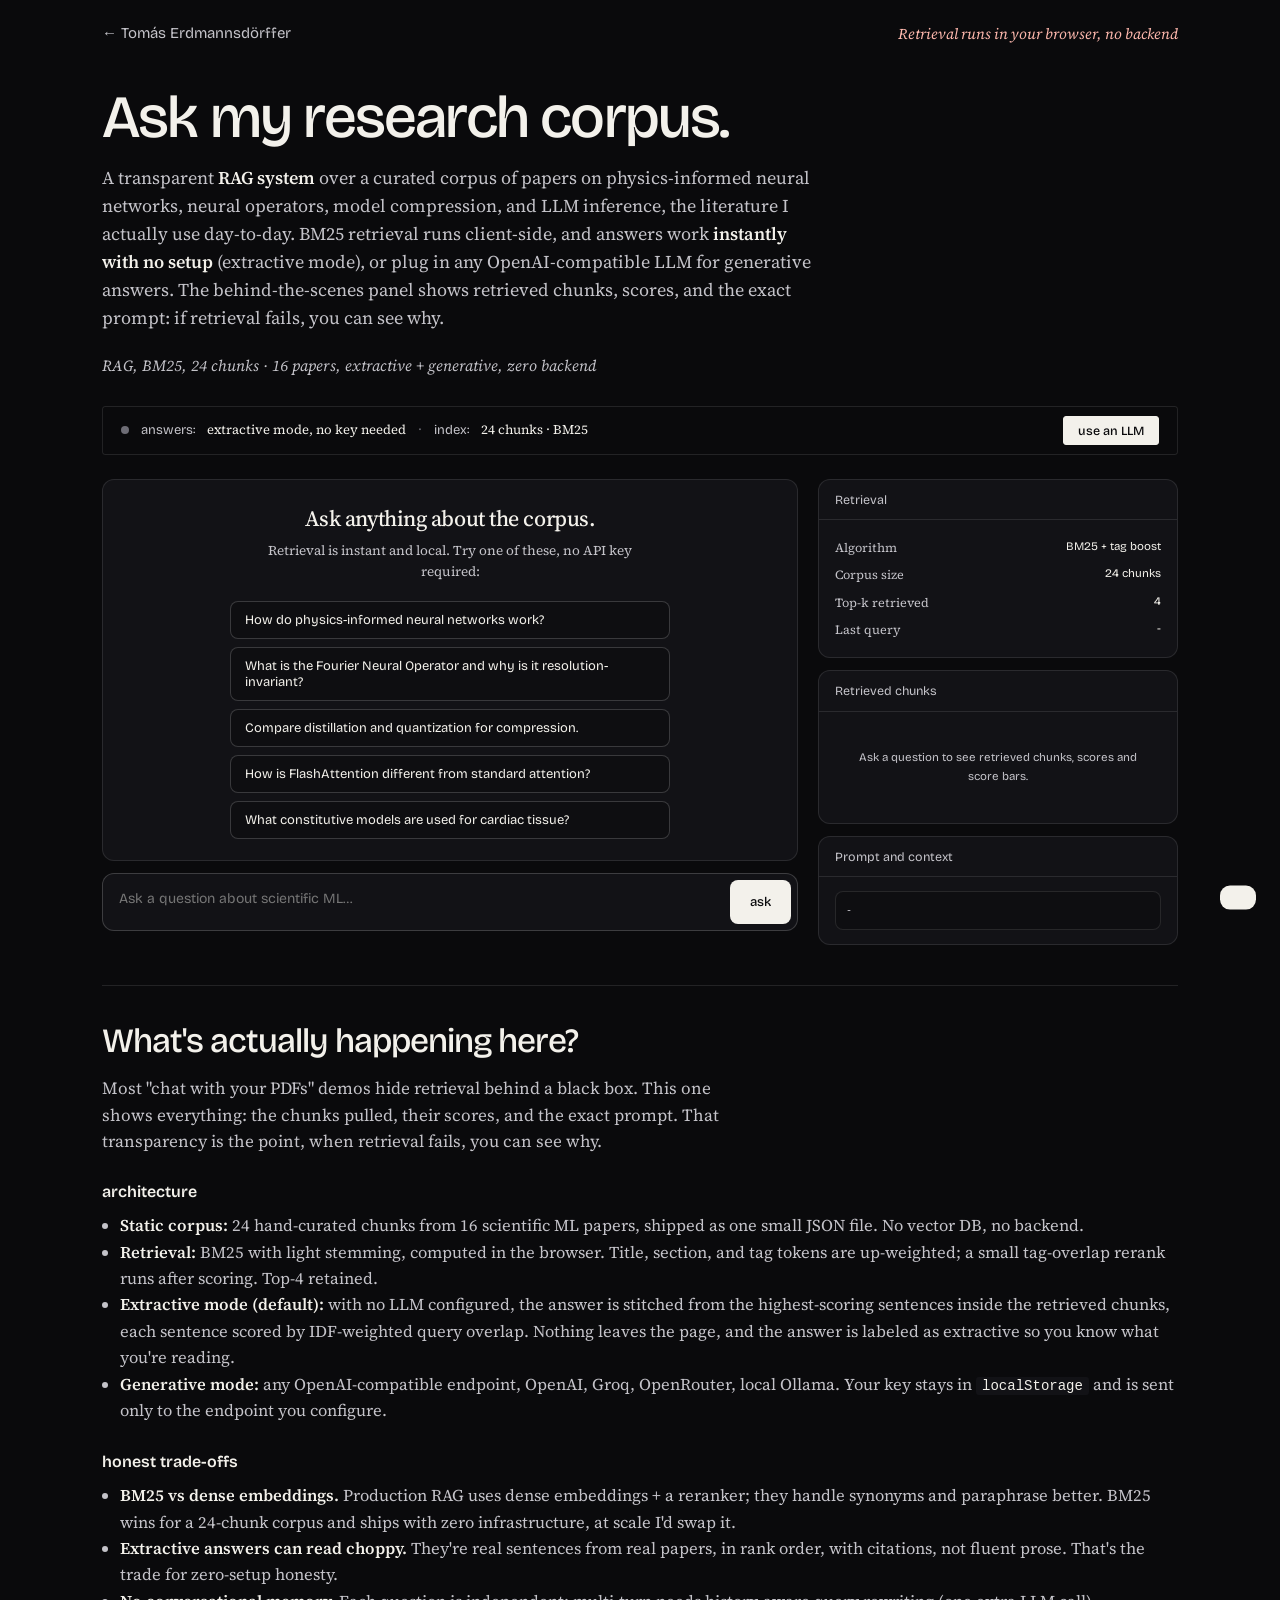
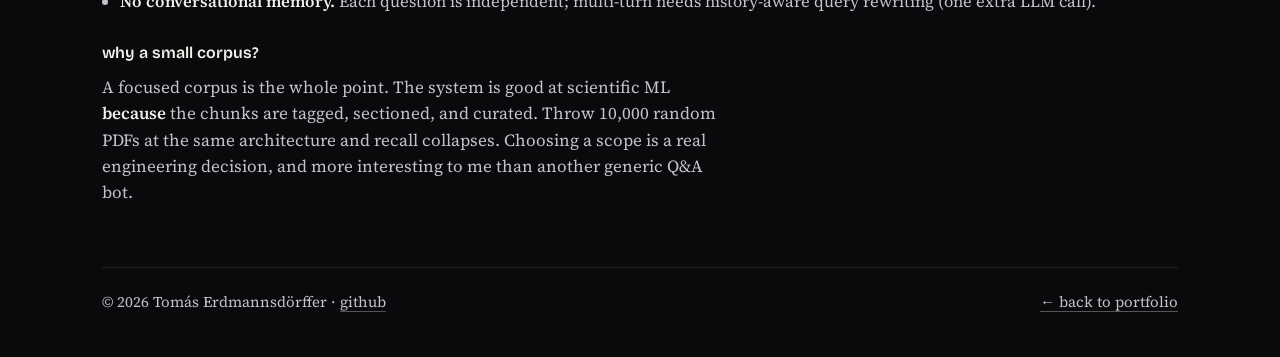
<file: projects/rag-scientific-ml/index.html>
<!doctype html>
<html lang="en">
<head>
<meta charset="utf-8">
<meta name="viewport" content="width=device-width,initial-scale=1">
<title>Ask My Research - RAG over Scientific ML papers · Tomás Erdmannsdörffer</title>
<meta name="description" content="A transparent RAG system over a curated corpus of scientific ML papers. BM25 retrieval in the browser, extractive answers with zero setup, or bring your own LLM key.">
<meta name="theme-color" content="#0a0a0c">
<link rel="icon" href="data:image/svg+xml,<svg xmlns=%22http://www.w3.org/2000/svg%22 viewBox=%220 0 32 32%22><rect width=%2232%22 height=%2232%22 rx=%227%22 fill=%22%230a0a0c%22/><circle cx=%2216%22 cy=%2216%22 r=%227%22 fill=%22none%22 stroke=%22%23ff5a4e%22 stroke-width=%223%22/></svg>">
<style>
/* view transition: the demo card on the main page morphs into this title */
@view-transition{navigation:auto}
h1{view-transition-name:demo-rag}
::view-transition-group(*){animation-duration:.35s}
@media (prefers-reduced-motion: reduce){::view-transition-group(*),::view-transition-old(*),::view-transition-new(*){animation:none !important}}
</style>
<link rel="stylesheet" href="../../css/demo.css">
<style>
:root{--shell:1140px}
/* settings bar */
.settings-bar{display:flex;align-items:center;gap:12px;flex-wrap:wrap;border:1px solid var(--line);border-radius:999px;padding:9px 18px;font-size:13px;margin-bottom:24px}
.settings-bar .led{width:8px;height:8px;border-radius:50%;background:var(--faint);flex:0 0 auto}
.settings-bar.ok .led{background:var(--accent);animation:pulse 2s infinite}
@keyframes pulse{0%{box-shadow:0 0 0 0 rgba(255,90,78,.55)}70%{box-shadow:0 0 0 7px rgba(255,90,78,0)}100%{box-shadow:0 0 0 0 rgba(255,90,78,0)}}
.settings-bar .lbl{color:var(--muted)}
.settings-bar .sep{color:var(--faint)}
.settings-bar button.cfg{margin-left:auto;background:var(--text);color:var(--bg);border:1px solid var(--text);border-radius:999px;padding:6px 14px;font-family:var(--sans);font-size:12.5px;font-weight:500;cursor:pointer;transition:background .2s,border-color .2s}
.settings-bar button.cfg:hover{background:var(--accent);border-color:var(--accent)}

/* workspace */
.workspace{display:grid;grid-template-columns:1fr 360px;gap:20px;margin-bottom:40px}
@media (max-width:920px){.workspace{grid-template-columns:1fr}}
.chat{display:flex;flex-direction:column;gap:12px}
.msgs{background:var(--surface);border:1px solid var(--line);border-radius:12px;padding:20px;min-height:380px;max-height:62vh;overflow-y:auto}
.empty{display:flex;flex-direction:column;align-items:center;justify-content:center;min-height:340px;text-align:center}
.empty h4{font-size:22px;font-weight:500;letter-spacing:-.02em;margin:0 0 6px}
.empty p{color:var(--muted);font-size:13.5px;margin:0 0 18px;max-width:380px}
.suggestions{display:flex;flex-direction:column;gap:8px;width:100%;max-width:440px}
.sug-btn{background:var(--bg-2);border:1px solid var(--line-2);border-radius:8px;color:var(--text);font-family:var(--sans);font-size:13px;padding:10px 14px;cursor:pointer;text-align:left;transition:border-color .2s}
.sug-btn:hover{border-color:var(--accent)}
.msg{margin-bottom:18px;padding-bottom:18px;border-bottom:1px solid var(--line)}
.msg:last-child{border-bottom:0;margin-bottom:0;padding-bottom:0}
.msg .role{display:inline-block;font-family:var(--mono);font-size:9.5px;letter-spacing:.1em;text-transform:uppercase;padding:2.5px 9px;border:1px solid var(--line-2);border-radius:999px;margin-bottom:9px;color:var(--muted)}
.msg.assistant .role{color:var(--accent-soft);border-color:rgba(255,90,78,.4)}
.msg .content{font-size:14.5px;line-height:1.7;white-space:pre-wrap;color:var(--text)}
.msg .modenote{font-family:var(--mono);font-size:10.5px;color:var(--muted);margin-top:8px}
.msg .citations{margin-top:10px;display:flex;flex-wrap:wrap;gap:6px}
.cite{font-family:var(--mono);font-size:10px;padding:3px 9px;background:var(--bg-2);border:1px solid var(--line);border-radius:999px;color:var(--muted)}
.msg.thinking .content::after{content:'▊';animation:blink 1s steps(2,start) infinite;color:var(--accent)}
@keyframes blink{to{opacity:.2}}
.input-bar{display:flex;gap:8px;background:var(--surface);border:1px solid var(--line-2);border-radius:12px;padding:6px}
.input-bar textarea{flex:1;background:transparent;color:var(--text);border:0;font-family:var(--sans);font-size:14px;padding:10px;resize:none;outline:none;min-height:44px;max-height:120px}
.input-bar button{background:var(--text);color:var(--bg);border:0;border-radius:8px;font-family:var(--sans);font-size:13px;font-weight:500;padding:0 20px;cursor:pointer;transition:background .2s}
.input-bar button:hover{background:var(--accent)}
.input-bar button:disabled{opacity:.45;cursor:not-allowed}

/* behind the scenes */
.bts{display:flex;flex-direction:column;gap:12px}
.panel{background:var(--surface);border:1px solid var(--line);border-radius:12px;overflow:hidden}
.panel-h{padding:10px 16px;border-bottom:1px solid var(--line);font-family:var(--mono);font-size:10.5px;letter-spacing:.1em;text-transform:uppercase;color:var(--muted);display:flex;justify-content:space-between}
.panel-body{padding:14px 16px;font-size:12.5px;color:var(--muted);line-height:1.7}
.panel-body .stat{display:flex;justify-content:space-between;padding:3px 0}
.panel-body .stat .v{color:var(--text);font-family:var(--mono);font-size:11.5px;font-variant-numeric:tabular-nums}
.chunk-card{background:var(--bg-2);border:1px solid var(--line);border-radius:8px;padding:10px 12px;margin-bottom:8px;font-size:11.5px;cursor:pointer;transition:border-color .15s}
.chunk-card:hover{border-color:var(--accent)}
.chunk-card .h{display:flex;justify-content:space-between;align-items:center;gap:8px;margin-bottom:4px}
.chunk-card .ttl{font-weight:500;font-size:12px;line-height:1.4;color:var(--text)}
.chunk-card .score{font-family:var(--mono);color:var(--accent-soft);font-size:10px;flex:0 0 auto}
.chunk-card .scorebar{height:3px;border-radius:99px;background:var(--line-2);margin:6px 0;overflow:hidden}
.chunk-card .scorebar i{display:block;height:100%;background:var(--accent);border-radius:99px}
.chunk-card .sec{font-family:var(--mono);color:var(--muted);font-size:9.5px;letter-spacing:.04em}
.chunk-card .snip{color:var(--muted);font-size:11px;margin-top:6px;display:-webkit-box;-webkit-line-clamp:2;-webkit-box-orient:vertical;overflow:hidden;line-height:1.55}
.chunk-card.expanded .snip{-webkit-line-clamp:unset;overflow:visible}
.empty-state{color:var(--muted);font-size:11.5px;text-align:center;padding:22px 12px}
.prompt-block{background:var(--bg-2);border:1px solid var(--line);border-radius:8px;padding:10px;font-family:var(--mono);font-size:10px;color:var(--muted);white-space:pre-wrap;word-break:break-word;max-height:240px;overflow-y:auto}

/* config modal */
.modal{position:fixed;inset:0;z-index:100;background:rgba(0,0,0,.65);display:none;align-items:center;justify-content:center;padding:20px}
.modal.open{display:flex}
.modal .box{background:var(--surface);border:1px solid var(--line-2);border-radius:14px;padding:28px;max-width:540px;width:100%;max-height:90vh;overflow-y:auto}
.modal h3{margin:0 0 8px;font-size:22px;font-weight:500;letter-spacing:-.02em}
.modal p.sub{color:var(--muted);font-size:13px;margin:0 0 18px;line-height:1.6}
.modal p.sub b{color:var(--text);font-weight:500}
.modal label{display:block;margin-bottom:13px;font-size:12px;color:var(--muted)}
.modal label span{display:block;margin-bottom:5px}
.modal input,.modal select{width:100%}
.modal .footnote{font-size:11.5px;color:var(--muted);margin-top:12px;line-height:1.7}
.modal .footnote b{color:var(--text);font-weight:500}
.modal .actions{display:flex;gap:10px;margin-top:18px;justify-content:flex-end}
.modal button{background:transparent;border:1px solid var(--line-2);border-radius:999px;color:var(--text);font-family:var(--sans);font-size:13px;font-weight:500;padding:9px 18px;cursor:pointer;transition:border-color .2s,background .2s}
.modal button:hover{border-color:var(--text)}
.modal button.primary{background:var(--text);color:var(--bg);border-color:var(--text)}
.modal button.primary:hover{background:var(--accent);border-color:var(--accent)}

.toast{position:fixed;bottom:24px;right:24px;background:var(--text);color:var(--bg);border-radius:10px;padding:12px 18px;font-size:13px;font-weight:500;z-index:200;max-width:340px;transform:translateY(140%);transition:transform .3s}
.toast.show{transform:translateY(0)}
.toast.err{background:var(--accent);color:#0a0a0c}
</style>
</head>
<body>

<div class="shell">

<header>
  <div class="bar">
    <a class="crumb" href="../../">← Tomás Erdmannsdörffer</a>
    <span class="chip live">Retrieval runs in your browser, no backend</span>
  </div>
</header>

<h1>Ask my <em>research corpus</em>.</h1>
<p class="lede">
  A transparent <b>RAG system</b> over a curated corpus of papers on physics-informed neural
  networks, neural operators, model compression, and LLM inference, the literature I actually
  use day-to-day. BM25 retrieval runs client-side, and answers work <b>instantly with no setup</b>
  (extractive mode), or plug in any OpenAI-compatible LLM for generative answers. The
  behind-the-scenes panel shows retrieved chunks, scores, and the exact prompt: if retrieval
  fails, you can see why.
</p>
<div class="tagrow">
  <span class="tag">RAG</span><span class="tag">BM25</span><span class="tag">24 chunks · 16 papers</span>
  <span class="tag">extractive + generative</span><span class="tag">zero backend</span>
</div>

<div class="settings-bar" id="settings-bar">
  <span class="led"></span>
  <span class="lbl">answers:</span><span id="cfg-summary">extractive mode, no key needed</span>
  <span class="sep">·</span>
  <span class="lbl">index:</span><span id="idx-summary">loading…</span>
  <button class="cfg" id="open-cfg">use an LLM</button>
</div>

<div class="workspace">

  <!-- CHAT -->
  <div class="chat">
    <div class="msgs" id="msgs">
      <div class="empty" id="empty-state">
        <h4>Ask anything about the corpus.</h4>
        <p>Retrieval is instant and local. Try one of these, no API key required:</p>
        <div class="suggestions">
          <button class="sug-btn" data-q="How do physics-informed neural networks work?">How do physics-informed neural networks work?</button>
          <button class="sug-btn" data-q="What is the Fourier Neural Operator and why is it resolution-invariant?">What is the Fourier Neural Operator and why is it resolution-invariant?</button>
          <button class="sug-btn" data-q="Compare knowledge distillation and quantization for compressing a model.">Compare distillation and quantization for compression.</button>
          <button class="sug-btn" data-q="How is FlashAttention different from standard attention?">How is FlashAttention different from standard attention?</button>
          <button class="sug-btn" data-q="What are the constitutive models used for cardiac tissue?">What constitutive models are used for cardiac tissue?</button>
        </div>
      </div>
    </div>

    <div class="input-bar">
      <textarea id="q-input" placeholder="Ask a question about scientific ML…" rows="1"></textarea>
      <button id="send-btn">ask</button>
    </div>
  </div>

  <!-- BEHIND THE SCENES -->
  <div class="bts">
    <div class="panel">
      <div class="panel-h"><span>Retrieval</span></div>
      <div class="panel-body">
        <div class="stat"><span>Algorithm</span><span class="v">BM25 + tag boost</span></div>
        <div class="stat"><span>Corpus size</span><span class="v" id="stat-chunks">-</span></div>
        <div class="stat"><span>Top-k retrieved</span><span class="v">4</span></div>
        <div class="stat"><span>Last query</span><span class="v" id="stat-latency">-</span></div>
      </div>
    </div>

    <div class="panel">
      <div class="panel-h"><span>Retrieved chunks</span></div>
      <div class="panel-body" id="chunks-list">
        <div class="empty-state">Ask a question to see retrieved chunks, scores and score bars.</div>
      </div>
    </div>

    <div class="panel">
      <div class="panel-h"><span>Prompt and context</span></div>
      <div class="panel-body">
        <div class="prompt-block" id="prompt-preview">-</div>
      </div>
    </div>
  </div>

</div>

<!-- EXPLAINER -->
<section class="explain">
  <h2>What's actually <em>happening</em> here?</h2>
  <p>
    Most "chat with your PDFs" demos hide retrieval behind a black box. This one shows everything:
    the chunks pulled, their scores, and the exact prompt. That transparency is the point, when
    retrieval fails, you can see why.
  </p>

  <h4>architecture</h4>
  <ul>
    <li><b>Static corpus:</b> 24 hand-curated chunks from 16 scientific ML papers, shipped as one small JSON file. No vector DB, no backend.</li>
    <li><b>Retrieval:</b> BM25 with light stemming, computed in the browser. Title, section, and tag tokens are up-weighted; a small tag-overlap rerank runs after scoring. Top-4 retained.</li>
    <li><b>Extractive mode (default):</b> with no LLM configured, the answer is stitched from the highest-scoring sentences inside the retrieved chunks, each sentence scored by IDF-weighted query overlap. Nothing leaves the page, and the answer is labeled as extractive so you know what you're reading.</li>
    <li><b>Generative mode:</b> any OpenAI-compatible endpoint, OpenAI, Groq, OpenRouter, local Ollama. Your key stays in <code>localStorage</code> and is sent only to the endpoint you configure.</li>
  </ul>

  <h4>honest trade-offs</h4>
  <ul>
    <li><b>BM25 vs dense embeddings.</b> Production RAG uses dense embeddings + a reranker; they handle synonyms and paraphrase better. BM25 wins for a 24-chunk corpus and ships with zero infrastructure, at scale I'd swap it.</li>
    <li><b>Extractive answers can read choppy.</b> They're real sentences from real papers, in rank order, with citations, not fluent prose. That's the trade for zero-setup honesty.</li>
    <li><b>No conversational memory.</b> Each question is independent; multi-turn needs history-aware query rewriting (one extra LLM call).</li>
  </ul>

  <h4>why a small corpus?</h4>
  <p>
    A focused corpus is the whole point. The system is good at scientific ML <b>because</b> the chunks
    are tagged, sectioned, and curated. Throw 10,000 random PDFs at the same architecture and recall
    collapses. Choosing a scope is a real engineering decision, and more interesting to me than
    another generic Q&amp;A bot.
  </p>
</section>

<footer>
  <span>© 2026 Tomás Erdmannsdörffer · <a href="https://github.com/Terdmannsdorffer" target="_blank" rel="noopener">github</a></span>
  <a href="../../">← back to portfolio</a>
</footer>

</div>

<!-- CONFIG MODAL -->
<div class="modal" id="cfg-modal">
  <div class="box">
    <h3>Use an LLM for answers</h3>
    <p class="sub">
      Optional, extractive mode already works with no setup. Bring your own key for fluent
      generative answers; it stays in <b>localStorage</b> and is only sent to the endpoint below.
    </p>
    <label>
      <span>Preset</span>
      <select id="cfg-preset">
        <option value="custom">Custom</option>
        <option value="groq">Groq (fast & free tier)</option>
        <option value="openai">OpenAI</option>
        <option value="openrouter">OpenRouter</option>
        <option value="together">Together AI</option>
        <option value="ollama">Local Ollama</option>
      </select>
    </label>
    <label>
      <span>Endpoint URL</span>
      <input type="text" id="cfg-url" placeholder="https://api.groq.com/openai/v1/chat/completions">
    </label>
    <label>
      <span>Model name</span>
      <input type="text" id="cfg-model" placeholder="llama-3.1-8b-instant">
    </label>
    <label>
      <span>API key</span>
      <input type="password" id="cfg-key" placeholder="sk-…">
    </label>
    <div class="footnote">
      <b>Quick start with Groq (free):</b> sign up at <code>console.groq.com</code>, create a key, pick the
      Groq preset, paste it here.<br>
      <b>Local Ollama:</b> run <code>ollama serve</code> and use <code>http://localhost:11434/v1/chat/completions</code>.
    </div>
    <div class="actions">
      <button id="cfg-clear">Clear key</button>
      <button id="cfg-cancel">Cancel</button>
      <button class="primary" id="cfg-save">Save</button>
    </div>
  </div>
</div>

<div class="toast" id="toast"></div>

<script>
'use strict';

/* ============== CONFIG / STATE ============== */
const STORAGE_KEY = 'rag_scimi_cfg_v1';
const PRESETS = {
  groq:       { url:'https://api.groq.com/openai/v1/chat/completions', model:'llama-3.1-8b-instant' },
  openai:     { url:'https://api.openai.com/v1/chat/completions',      model:'gpt-4o-mini' },
  openrouter: { url:'https://openrouter.ai/api/v1/chat/completions',   model:'meta-llama/llama-3.1-8b-instruct:free' },
  together:   { url:'https://api.together.xyz/v1/chat/completions',    model:'meta-llama/Meta-Llama-3.1-8B-Instruct-Turbo' },
  ollama:     { url:'http://localhost:11434/v1/chat/completions',      model:'llama3.2' },
};

let cfg = loadCfg();
let corpus = [];
let index = null;

function loadCfg(){
  try{ return JSON.parse(localStorage.getItem(STORAGE_KEY)) || {}; } catch{ return {}; }
}
function saveCfg(){ localStorage.setItem(STORAGE_KEY, JSON.stringify(cfg)); }
function hasLLM(){ return !!(cfg.key && cfg.url && cfg.model); }

/* ============== TOKENIZATION ============== */
function stem(t){
  if(t.length <= 4) return t;
  for(const s of ['ization','isation','ing','ions','ion','ies','ied','ed','es','ly','er','s']){
    if(t.endsWith(s) && t.length - s.length >= 3) return t.slice(0, -s.length);
  }
  return t;
}
function tokenize(s){
  return s.toLowerCase().replace(/[^a-z0-9\s\-]/g,' ').split(/\s+/)
    .filter(t => t.length > 1).map(stem);
}

/* ============== INDEX ============== */
async function loadCorpus(){
  const res = await fetch('./corpus.json');
  corpus = await res.json();
  buildIndex();
  document.getElementById('stat-chunks').textContent = corpus.length + ' chunks';
  document.getElementById('idx-summary').textContent = corpus.length + ' chunks · BM25';
}
function buildIndex(){
  const docs = corpus.map(c => {
    const t = tokenize(c.paper), sec = tokenize(c.section);
    const tags = c.tags.flatMap(tag => tokenize(tag.replace(/-/g,' ')));
    const text = tokenize(c.text);
    return [...t,...t,...t, ...sec,...sec, ...tags,...tags, ...text];
  });
  const N = docs.length;
  const avgdl = docs.reduce((a, d) => a + d.length, 0) / N;
  const df = {};
  docs.forEach(d => new Set(d).forEach(t => df[t] = (df[t]||0) + 1));
  const idf = {};
  Object.keys(df).forEach(t => idf[t] = Math.log((N - df[t] + .5) / (df[t] + .5) + 1));
  const tfs = docs.map(d => {
    const tf = {};
    d.forEach(t => tf[t] = (tf[t]||0) + 1);
    return { tf, len: d.length };
  });
  index = { tfs, idf, avgdl, N };
}
function search(query, k = 4){
  const t0 = performance.now();
  const qToks = tokenize(query);
  const { tfs, idf, avgdl } = index;
  const k1 = 1.5, b = .75;
  const scored = tfs.map((d, i) => {
    let bm = 0;
    qToks.forEach(qt => {
      const f = d.tf[qt] || 0;
      if(f > 0) bm += (idf[qt]||0) * (f * (k1+1)) / (f + k1 * (1 - b + b * d.len / avgdl));
    });
    const qSet = new Set(qToks);
    let tagOv = 0;
    corpus[i].tags.forEach(tag => {
      tokenize(tag.replace(/-/g,' ')).forEach(tt => { if(qSet.has(tt)) tagOv++; });
    });
    return { i, score: bm + tagOv * .5, bm25: bm, tagOv };
  });
  scored.sort((a, b) => b.score - a.score);
  return { results: scored.slice(0, k).filter(s => s.score > .1), latencyMs: performance.now() - t0 };
}

/* ============== EXTRACTIVE ANSWERS (no LLM needed) ============== */
function extractiveAnswer(query, results){
  const qToks = new Set(tokenize(query));
  const cands = [];
  results.forEach((r, ri) => {
    const sentences = corpus[r.i].text.split(/(?<=[.!?])\s+/);
    sentences.forEach(s => {
      s = s.trim();
      if(s.length < 40) return;
      const toks = tokenize(s);
      let score = 0;
      const seen = new Set();
      toks.forEach(t => {
        if(qToks.has(t) && !seen.has(t)){ score += (index.idf[t] || 1); seen.add(t); }
      });
      score = score / Math.sqrt(toks.length + 6) + (results.length - ri) * .04;
      cands.push({ s, score, ri });
    });
  });
  cands.sort((a, b) => b.score - a.score);
  const picked = [];
  for(const c of cands){
    if(picked.length >= 4) break;
    if(picked.some(p => p.s === c.s)) continue;
    picked.push(c);
  }
  picked.sort((a, b) => a.ri - b.ri);
  if(!picked.length) return null;
  return picked.map(p => p.s + ' [' + (p.ri + 1) + ']').join('\n\n');
}

/* ============== UI HELPERS ============== */
function $(id){ return document.getElementById(id); }

function updateSettingsBar(){
  const bar = $('settings-bar');
  if(hasLLM()){
    bar.classList.add('ok');
    $('cfg-summary').textContent = cfg.model;
    $('open-cfg').textContent = 'configure';
  } else {
    bar.classList.remove('ok');
    $('cfg-summary').textContent = 'extractive mode, no key needed';
    $('open-cfg').textContent = 'use an LLM';
  }
}
function toast(msg, isErr){
  const t = $('toast');
  t.textContent = msg;
  t.classList.toggle('err', !!isErr);
  t.classList.add('show');
  setTimeout(() => t.classList.remove('show'), 3500);
}

/* config modal */
$('open-cfg').onclick = () => {
  $('cfg-modal').classList.add('open');
  $('cfg-url').value = cfg.url || '';
  $('cfg-model').value = cfg.model || '';
  $('cfg-key').value = cfg.key || '';
};
$('cfg-cancel').onclick = () => $('cfg-modal').classList.remove('open');
$('cfg-clear').onclick = () => {
  cfg = {};
  saveCfg(); updateSettingsBar();
  $('cfg-modal').classList.remove('open');
  toast('Key cleared, back to extractive mode.');
};
$('cfg-preset').onchange = e => {
  const p = PRESETS[e.target.value];
  if(p){ $('cfg-url').value = p.url; $('cfg-model').value = p.model; }
};
$('cfg-save').onclick = () => {
  cfg = { url:$('cfg-url').value.trim(), model:$('cfg-model').value.trim(), key:$('cfg-key').value.trim() };
  saveCfg(); updateSettingsBar();
  $('cfg-modal').classList.remove('open');
  toast('Configuration saved.');
};

document.querySelectorAll('.sug-btn').forEach(btn => {
  btn.onclick = () => { $('q-input').value = btn.dataset.q; ask(); };
});

const ta = $('q-input');
ta.addEventListener('input', () => {
  ta.style.height = 'auto';
  ta.style.height = Math.min(ta.scrollHeight, 120) + 'px';
});
ta.addEventListener('keydown', e => {
  if(e.key === 'Enter' && !e.shiftKey){ e.preventDefault(); ask(); }
});
$('send-btn').onclick = ask;

/* ============== RENDERING ============== */
function renderChunks(results){
  const el = $('chunks-list');
  if(!results.length){
    el.innerHTML = '<div class="empty-state">No relevant chunks found above the score threshold.</div>';
    return;
  }
  const top = results[0].score || 1;
  el.innerHTML = results.map(r => {
    const c = corpus[r.i];
    const pct = Math.max(6, r.score / top * 100);
    return `
      <div class="chunk-card" data-i="${r.i}">
        <div class="h">
          <span class="ttl">${escapeHtml(c.paper.split(', ')[0])}</span>
          <span class="score">${r.score.toFixed(2)}</span>
        </div>
        <div class="scorebar"><i style="width:${pct}%"></i></div>
        <div class="sec">${escapeHtml(c.section)} · bm25 ${r.bm25.toFixed(2)} · tags +${r.tagOv}</div>
        <div class="snip">${escapeHtml(c.text)}</div>
      </div>`;
  }).join('');
  el.querySelectorAll('.chunk-card').forEach(card => {
    card.onclick = () => card.classList.toggle('expanded');
  });
}

function buildPrompt(query, results){
  const ctx = results.map((r, idx) => {
    const c = corpus[r.i];
    return `[${idx+1}] ${c.paper} (${c.section})\n${c.text}`;
  }).join('\n\n');
  return {
    system: `You are a precise scientific assistant. Answer the user's question using ONLY the context passages below. Cite passages by their bracketed number, like [1] or [2]. If the context doesn't contain the answer, say "the corpus doesn't cover this", do not make things up.`,
    user: `CONTEXT:\n${ctx}\n\nQUESTION: ${query}\n\nAnswer concisely, citing the relevant passages.`,
  };
}

async function callLLM(prompt){
  const res = await fetch(cfg.url, {
    method:'POST',
    headers:{ 'Content-Type':'application/json', 'Authorization':'Bearer ' + cfg.key },
    body: JSON.stringify({
      model: cfg.model,
      messages: [
        { role:'system', content: prompt.system },
        { role:'user',   content: prompt.user },
      ],
      temperature: .2,
      max_tokens: 600,
    }),
  });
  if(!res.ok){
    const txt = await res.text().catch(() => '');
    throw new Error('LLM API error ' + res.status + ': ' + txt.slice(0, 200));
  }
  const data = await res.json();
  return data.choices?.[0]?.message?.content || '(empty response)';
}

function escapeHtml(s){
  return s.replace(/[&<>"']/g, c => ({'&':'&amp;','<':'&lt;','>':'&gt;','"':'&quot;',"'":'&#39;'}[c]));
}

function citationsHtml(results){
  return '<div class="citations">' + results.map((r, i) => {
    const c = corpus[r.i];
    return `<span class="cite" title="${escapeHtml(c.section)}">[${i+1}] ${escapeHtml(c.paper.split(', ')[0])}</span>`;
  }).join('') + '</div>';
}

function appendMsg(role, content){
  const msgs = $('msgs');
  const empty = $('empty-state');
  if(empty) empty.remove();
  const div = document.createElement('div');
  div.className = 'msg ' + role;
  div.innerHTML = `
    <span class="role">${role === 'user' ? 'you' : 'assistant'}</span>
    <div class="content">${escapeHtml(content)}</div>`;
  msgs.appendChild(div);
  msgs.scrollTop = msgs.scrollHeight;
  return div;
}

/* ============== ASK FLOW ============== */
async function ask(){
  const q = $('q-input').value.trim();
  if(!q || !index) return;

  appendMsg('user', q);
  $('q-input').value = '';
  ta.style.height = 'auto';
  $('send-btn').disabled = true;

  const { results, latencyMs } = search(q, 4);
  $('stat-latency').textContent = latencyMs.toFixed(1) + ' ms';
  renderChunks(results);

  if(!results.length){
    $('prompt-preview').textContent = '(no retrieval, query has no high-confidence matches)';
    appendMsg('assistant', "The corpus doesn't cover this, no relevant chunks were retrieved with high enough confidence. Try asking about PINNs, neural operators, model compression, LLM inference, or cardiac biomechanics.");
    $('send-btn').disabled = false;
    return;
  }

  const prompt = buildPrompt(q, results);
  $('prompt-preview').textContent = '── system ──\n' + prompt.system + '\n\n── user ──\n' + prompt.user;

  if(!hasLLM()){
    /* extractive mode: instant, local, honest */
    const ans = extractiveAnswer(q, results) ||
      'The retrieved passages matched, but no single sentence answers this directly, expand the chunks in the side panel to read them in full.';
    const div = appendMsg('assistant', ans);
    div.insertAdjacentHTML('beforeend',
      citationsHtml(results) +
      '<div class="modenote">extractive mode: sentences quoted verbatim from the retrieved passages. Configure an LLM for generative answers.</div>');
    $('msgs').scrollTop = $('msgs').scrollHeight;
    $('send-btn').disabled = false;
    return;
  }

  /* generative mode */
  const thinking = appendMsg('assistant', 'Calling ' + cfg.model + '…');
  thinking.classList.add('thinking');
  try{
    const answer = await callLLM(prompt);
    thinking.classList.remove('thinking');
    thinking.querySelector('.content').textContent = answer;
    thinking.insertAdjacentHTML('beforeend', citationsHtml(results));
  } catch(err){
    thinking.classList.remove('thinking');
    thinking.querySelector('.content').textContent = 'Error: ' + err.message;
    toast(err.message, true);
  } finally{
    $('msgs').scrollTop = $('msgs').scrollHeight;
    $('send-btn').disabled = false;
  }
}

/* ============== BOOT ============== */
async function boot(){
  updateSettingsBar();
  try{
    await loadCorpus();
  } catch(e){
    console.error(e);
    $('idx-summary').textContent = 'failed to load';
    toast('Failed to load corpus.json, if you opened this via file://, run a local server.', true);
  }
}
boot();
</script>
</body>
</html>
</file>
<file: css/demo.css>
/* ============================================================
   tdorffer.com - shared design system for the demo pages.
   Same dark ground, accent and type as the landing page; each
   page keeps only its own layout rules inline.
   ============================================================ */

@font-face{
  font-family:'Bricolage Grotesque';
  src:url('../fonts/bricolage-grotesque.woff2') format('woff2');
  font-weight:200 800; font-stretch:75% 100%; font-style:normal; font-display:swap;
}
@font-face{
  font-family:'Source Serif 4';
  src:url('../fonts/source-serif-4.woff2') format('woff2');
  font-weight:200 900; font-style:normal; font-display:swap;
}
@font-face{
  font-family:'Source Serif 4';
  src:url('../fonts/source-serif-4-italic.woff2') format('woff2');
  font-weight:200 900; font-style:italic; font-display:swap;
}

:root{
  --bg:#0a0a0c; --bg-2:#0e0e11; --surface:#121216; --surface-2:#17171c;
  --line:rgba(255,255,255,.1); --line-2:rgba(255,255,255,.18);
  --text:#f3f1eb; --muted:#c4c3c9; --dim:#c4c3c9; --faint:#6e6d76;
  --accent:#ff5a4e; --accent-soft:#ffb9ae; --cool:#7a86ff;
  --sans:'Bricolage Grotesque', 'Helvetica Neue', Arial, sans-serif;
  --serif:'Source Serif 4', Georgia, serif;
  --mono:ui-monospace, Consolas, Menlo, monospace;
  --body:var(--serif); --display:var(--sans);
  --shell:1100px;
  --ease:cubic-bezier(.22,1,.36,1);
  color-scheme:dark;
}

*{box-sizing:border-box}
html,body{margin:0;padding:0}
html{background:var(--bg)}
body{
  background:var(--bg);color:var(--text);font-family:var(--serif);font-size:17px;line-height:1.55;
  font-optical-sizing:auto;-webkit-font-smoothing:antialiased;
}
::selection{background:var(--accent);color:#0a0a0c}
a{color:inherit;text-decoration:none}
:focus-visible{outline:2px solid var(--accent);outline-offset:3px}
.shell{max-width:var(--shell);margin:0 auto;padding:0 clamp(18px, 4vw, 32px)}
h1,h2,h3{font-family:var(--sans);font-weight:500;letter-spacing:-.03em}

/* ---------- top bar ---------- */
header{padding:22px 0 6px}
.bar{display:flex;align-items:center;justify-content:space-between;gap:14px;flex-wrap:wrap}
.crumb{font-family:var(--sans);font-size:15px;color:var(--muted);transition:color .2s}
.crumb:hover{color:var(--text)}
.chip{font-style:italic;font-size:15px;color:var(--muted)}
.chip.live{color:var(--accent-soft)}

/* ---------- title block ---------- */
h1{font-size:clamp(34px, 5vw, 60px);line-height:1.02;margin:36px 0 16px}
h1 em{font-style:normal;color:inherit}
.lede{color:var(--muted);max-width:720px;margin:0 0 22px;line-height:1.55;font-size:18px}
.lede b{color:var(--text);font-weight:600}
.lede a{color:var(--text);text-decoration:underline;text-underline-offset:.25em;text-decoration-color:rgba(255,255,255,.35)}
.lede code,.card code,.explain code,.modal .footnote code{
  font-family:var(--mono);font-size:.85em;color:var(--text);
  background:var(--surface);border-radius:3px;padding:1px 6px;
}
.tagrow{display:flex;gap:4px 0;flex-wrap:wrap;margin-bottom:28px;font-style:italic;color:var(--muted);font-size:15.5px}
.tag{display:inline}
.tag+.tag::before{content:', '}

/* ---------- buttons ---------- */
.btn,button.btn{
  display:inline-flex;align-items:center;justify-content:center;gap:8px;
  padding:9px 16px;border:1px solid var(--line-2);border-radius:3px;background:transparent;
  color:var(--text);font-family:var(--sans);font-size:14.5px;font-weight:500;cursor:pointer;
  transition:border-color .2s, background .2s, color .2s;
}
.btn:hover,button.btn:hover{border-color:var(--text)}
.btn.primary,button.btn.primary{background:var(--text);color:var(--bg);border-color:var(--text)}
.btn.primary:hover,button.btn.primary:hover{background:var(--accent);border-color:var(--accent);color:#0a0a0c}
.btn.on{border-color:var(--accent);color:var(--accent-soft)}
.btn:disabled,button.btn:disabled{opacity:.45;cursor:not-allowed}

/* ---------- form controls ---------- */
input[type=range]{
  -webkit-appearance:none;appearance:none;width:100%;height:2px;background:var(--line-2);
  border-radius:0;outline:none;cursor:pointer;
}
input[type=range]::-webkit-slider-thumb{
  -webkit-appearance:none;appearance:none;width:14px;height:14px;background:var(--text);border:0;border-radius:50%;cursor:pointer;
}
input[type=range]::-moz-range-thumb{width:14px;height:14px;background:var(--text);border:0;border-radius:50%;cursor:pointer}
input[type=range]:focus-visible{outline-offset:8px}
select,input[type=text],input[type=password]{
  background:var(--bg-2);color:var(--text);border:1px solid var(--line-2);border-radius:3px;
  padding:8px 10px;font-family:var(--mono);font-size:13px;
}
select:focus,input[type=text]:focus,input[type=password]:focus{outline:none;border-color:var(--text)}

/* ---------- explainer ---------- */
.explain{border-top:1px solid var(--line);padding:36px 0 8px;margin:24px 0 40px}
.explain h2{font-size:clamp(24px, 3vw, 34px);line-height:1.1;margin:0 0 16px}
.explain h2 em{font-style:normal;color:inherit}
.explain p{color:var(--muted);margin:0 0 13px;max-width:70ch;font-size:17px;line-height:1.55}
.explain p b,.explain ul li b{color:var(--text);font-weight:600}
.explain .eq{
  background:var(--surface);padding:13px 18px;margin:14px 0;
  border-radius:3px;font-family:var(--mono);font-size:14px;color:var(--text);overflow-x:auto;
}
.explain h4{font-family:var(--sans);font-size:16px;font-weight:600;color:var(--text);margin:26px 0 8px}
.explain ul{color:var(--muted);font-size:16.5px;padding-left:18px;line-height:1.6;margin:0 0 13px}

/* ---------- footer ---------- */
footer{
  border-top:1px solid var(--line);padding:22px 0 44px;font-size:15px;color:var(--muted);
  display:flex;justify-content:space-between;flex-wrap:wrap;gap:10px;
}
footer a{text-decoration:underline;text-underline-offset:.25em;text-decoration-color:rgba(255,255,255,.3)}
footer a:hover{color:var(--text)}

/* ---------- labels inside the page-specific blocks: sentence case, no tracking.
   (body-prefixed so they outrank the pages' own inline rules) ---------- */
body .badge,body .stat .k,body .racer .stat .k,body .panel h3,body .panel-h,body .verdict .lbl,
body .msg .role,body .viz-card .sub,body .ctrl .hint,body .stage .foot,body .hint,body .opt .loss,
body .settings-bar .lbl,body .colorbar,body .racer .sub,body .strip .s .n,body .chunk-card .score,
body .panel-body .stat .v,body .cite,body .msg .modenote,body .empty-state,body .ctrl label,
body .stat .v,body .racer .stat .v,body .lr .val,body .ctrl label .val,body .ctrl label .v{
  font-family:var(--sans);text-transform:none;letter-spacing:0;font-style:normal;
}
body .pde-box,body .prompt-block,body .explain .eq,body .chunk-card .sec{font-family:var(--mono);text-transform:none;letter-spacing:0}
body .stat .v,body .racer .stat .v,body .ctrl label .val,body .ctrl label .v{font-variant-numeric:tabular-nums}
body .stat .k,body .racer .stat .k,body .panel h3,body .panel-h,body .verdict .lbl{font-size:12.5px;color:var(--muted)}

/* ---------- one shape for controls and tags across the demos: a 3px corner, no pills;
   steps are told apart by their order, not by circled numbers ---------- */
body .badge,body .lr,body .opt,body .status,body .settings-bar,body .settings-bar button.cfg,
body .msg .role,body .cite,body .modal button{border-radius:3px}
body .strip .s .n{display:none}

@media (prefers-reduced-motion: reduce){ *{transition-duration:.01ms !important;animation-duration:.01ms !important} }
</file>
